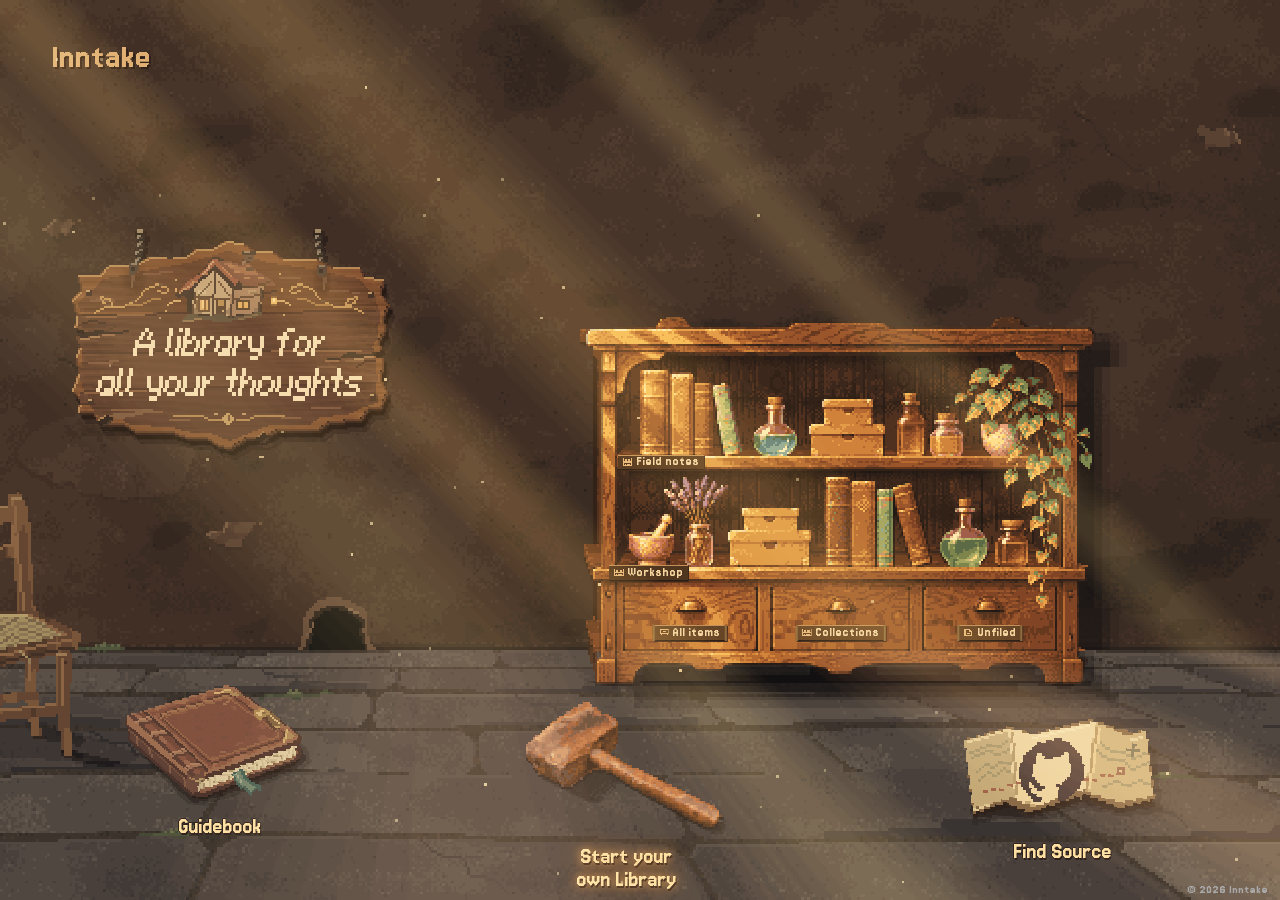
<file: index.html>
<!doctype html>
<html lang="en">
<head>
  <meta charset="utf-8">
  <meta name="viewport" content="width=device-width, initial-scale=1">
  <meta name="theme-color" content="#251c18">
  <meta name="description" content="A library for all your thoughts">
  <meta http-equiv="Content-Security-Policy" content="default-src 'self'; img-src 'self'; object-src 'none'; base-uri 'none'">
  <title>Inntake</title>
  <link rel="stylesheet" href="./app/navigation.css">
  <script src="./app/navigation.js"></script>
  <link rel="preload" as="image" href="./assets/mallet.png">
  <link rel="icon" href="./assets/icon-192.png">
  <link rel="stylesheet" href="./style.css?v=room-scale">
  <link rel="stylesheet" href="./guidebook.css?v=opening">
  <link rel="stylesheet" href="./drawer.css?v=inventory">
  <script src="./motion.js?v=default-on" defer></script>
  <script src="./wall-art.js?v=mallet-ready" defer></script>
  <script src="./drag.js?v=live-shelves" defer></script>
  <script src="./room-surfaces.js?v=opening1" defer></script>
  <script src="./sunlight.js?v=dust2" defer></script>
  <script src="./cabinet-depth.js?v=portrait" defer></script>
  <script src="./inspect-art.js?v=drawer5" defer></script>
  <script src="./room-fly.js?v=sunlit" defer></script>
  <script src="./drawer-finds.js?v=1" defer></script>
  <script src="./drawer-art.js?v=opening1" defer></script>
  <script src="./inspector.js?v=room-return" defer></script>
  <script src="./shelf.js?v=live-shelves" defer></script>
</head>
<body>
  <main class="room">
    <canvas class="wall" aria-hidden="true"></canvas>
    <p class="wordmark">Inntake</p>
    <canvas class="sunlight" aria-hidden="true"></canvas>
    <canvas class="room-veil" aria-hidden="true"></canvas>
    <div class="picture-space">
      <figure class="picture">
        <h1>A library for all your thoughts</h1>
        <canvas class="wall-painting" width="160" height="112" aria-hidden="true"></canvas>
      </figure>
    </div>
    <div class="cabinet-space">
      <div class="cabinet">
        <noscript><img class="scene-art" src="./assets/shelf.png" alt="A wooden cabinet with two shelves of books, bottles and plants" width="1536" height="1024"></noscript>
        <canvas class="shelf-scene" aria-hidden="true" hidden></canvas>
        <p id="shelf-help" class="visually-hidden">Hover or focus an object to see its name. Click or tap it to look inside. Drag it onto another object to trade places. Drop it on bare wood to place it on that shelf. A drawer stores it until you open the drawer and return it. With a keyboard, use Alt and an arrow key to move an object, or H to put it in the Unfiled drawer.</p>
        <p class="shelf-tip" hidden>Shift items in your collection around.</p>
        <div class="nameplates" aria-hidden="true"></div>
        <div class="shelf-controls" role="group" aria-label="Explore the shelves" aria-describedby="shelf-help"></div>
        <div class="tag" aria-hidden="true" hidden><canvas width="9" height="9"></canvas><span></span></div>
        <p class="visually-hidden" role="status" id="shelf-status"></p>
      </div>
    </div>
    <nav class="bench" aria-label="On the floor">
      <button class="floor-object guide-opener" type="button" aria-haspopup="dialog" aria-controls="guidebook">
        <canvas class="grimoire" width="80" height="48" aria-hidden="true"></canvas><span>Guidebook</span>
      </button>
      <a class="floor-object library-entry" href="./app/" aria-haspopup="dialog" aria-label="Start your own Library">
        <canvas class="mallet" width="80" height="48" aria-hidden="true"></canvas>
        <span>Start your own Library</span>
      </a>
      <button class="floor-object repo-entry" type="button" aria-haspopup="dialog" data-repository="https://github.com/evrenucar/inntake-site">
        <canvas class="repo-map" width="80" height="48" aria-hidden="true"></canvas><span>Find Source</span>
      </button>
    </nav>
  </main>
  <canvas class="room-intro" aria-hidden="true"></canvas>
  <footer class="colophon"><small>© 2026 Inntake</small></footer>
  <dialog class="guidebook" id="guidebook" aria-labelledby="guide-title">
    <canvas class="guide-art" aria-hidden="true"></canvas>
    <div class="book-spread">
      <section class="book-page">
        <h2 id="guide-title" tabindex="-1">Guidebook</h2>
        <div data-spread="0">
          <h3>Save a link</h3>
          <p>Pick up the mallet and choose <strong>Start your own Library</strong>. Paste a link into your library to keep it on this device.</p>
        </div>
        <div data-spread="1" hidden>
          <h3>Explore the room</h3>
          <p>Pick up a bottle, open a book, or look inside a box. Click the darkened room to put the object back.</p>
        </div>
      </section>
      <section class="book-page">
        <div data-spread="0">
          <h3>Find it again</h3>
          <p>Every saved link lives in <strong>All items</strong>. Use collections to keep related links together.</p>
        </div>
        <div data-spread="1" hidden>
          <h3>Arrange a shelf</h3>
          <p>Drag an object onto another to trade places. Drop it on bare wood to place it on that shelf. A drawer can hold it until you bring it back.</p>
          <details><summary>Keyboard controls</summary><p>Press Enter to inspect. Use Alt and an arrow key to shift an object, or H to put it in the Unfiled drawer.</p></details>
        </div>
        <button type="button" class="book-close" data-dismiss>Close book</button>
      </section>
    </div>
    <nav class="book-navigation" aria-label="Guidebook pages"><button class="book-prev" type="button">Previous</button><span class="folio" aria-live="polite">1 – 2</span><button class="book-next" type="button">Next</button></nav>
  </dialog>
  <dialog class="inspect-dialog" aria-labelledby="inspect-title">
    <button type="button" class="inspect-close" aria-label="Back to the room" data-dismiss>×</button>
    <h2 id="inspect-title" tabindex="-1"></h2>
    <div class="inspect-stage"><button class="inspect-art" type="button" aria-label="Explore object"><canvas aria-hidden="true"></canvas></button></div>
    <p class="inspect-note" aria-live="polite"></p>
    <div class="inspect-actions">
      <button class="inspect-interact" type="button"></button>
      <a class="inspect-link" hidden></a>
      <button class="inspect-tuck" type="button" hidden>Put in Unfiled drawer</button>
    </div>
  </dialog>
  <dialog class="storage-dialog" aria-labelledby="storage-title">
    <button type="button" class="inspect-close" aria-label="Back to the room" data-dismiss>×</button>
    <h2 id="storage-title" tabindex="-1"></h2>
    <div class="drawer-stage">
      <canvas aria-hidden="true" width="320" height="190"></canvas>
      <div class="drawer-contents" role="group" aria-labelledby="storage-title"></div>
    </div>
    <p class="drawer-note"></p>
  </dialog>
</body>
</html>
</file>
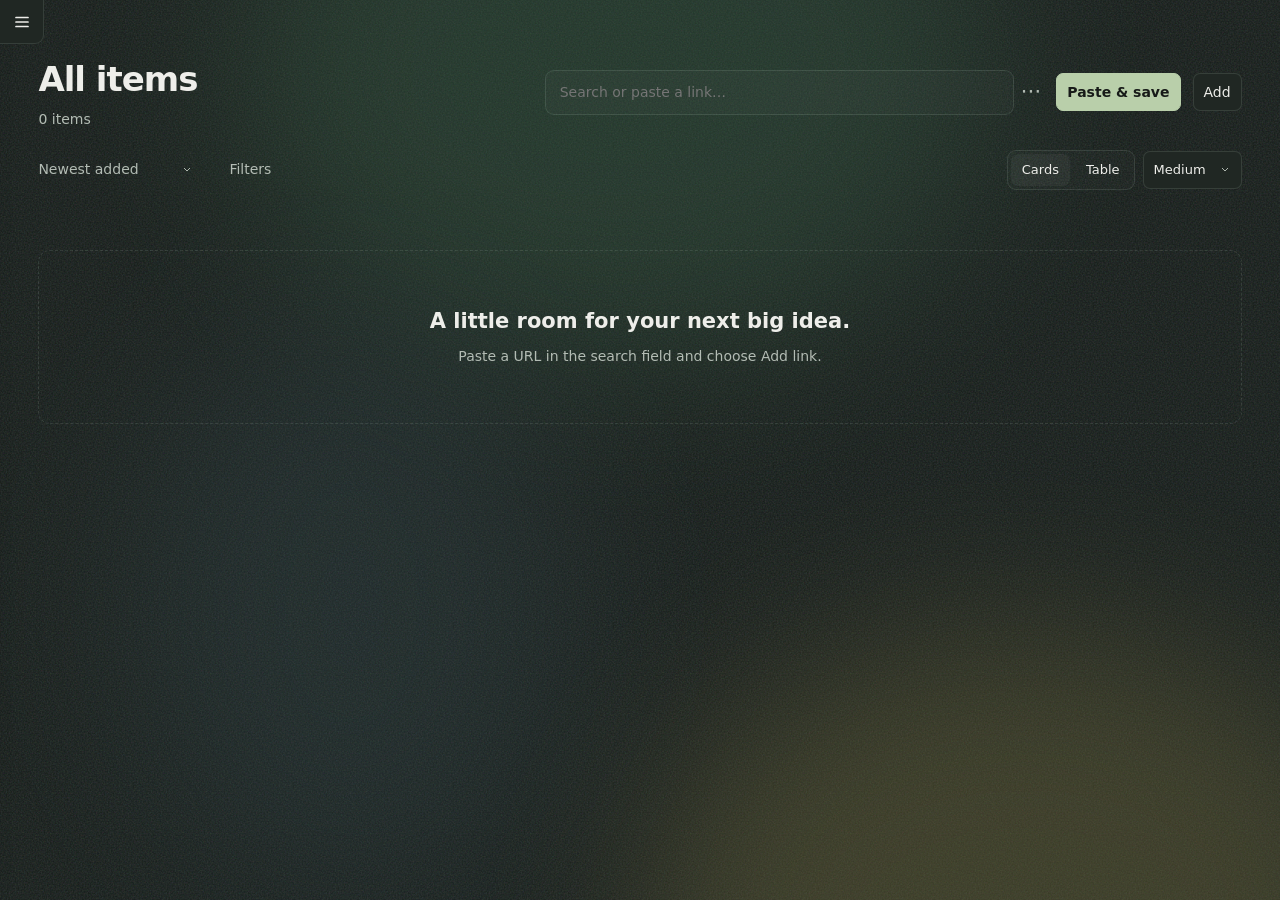
<file: app/index.html>
<!doctype html>
<html lang="en" data-inn-page="library" data-browser-local>
<head>
  <meta charset="utf-8">
  <meta name="viewport" content="width=device-width, initial-scale=1">
  <title>Reference library</title>
  <link rel="stylesheet" href="./navigation.css">
  <script src="./navigation.js"></script>
  <meta name="theme-color" content="#1b1b1a">
  <meta name="description" content="Save links and notes in your own Inntake library.">
  <meta name="referrer" content="strict-origin-when-cross-origin">
  <meta http-equiv="Content-Security-Policy" content="default-src 'self'; connect-src 'self' blob: https://www.youtube.com/oembed https://www.reddit.com/oembed https://api.github.com; style-src 'self' 'unsafe-inline'; img-src 'self' data: blob: https:; font-src 'self' data:; frame-src https://www.youtube.com; object-src 'none'; base-uri 'none'; form-action 'none'">
  <style>#settings-open[data-sync-attention="true"]::after { content: ""; display:inline-block; width:0.45em; height:0.45em; margin-left:0.35em; border-radius:50%; background:var(--accent); }
    #github-sync-panel .check { display:flex; align-items:center; gap:10px; min-height:44px; color:var(--ink); cursor:pointer; }
    #github-sync-panel .check input { appearance:auto; width:20px; height:20px; flex:none; margin:0; padding:0; accent-color:var(--accent); }
  </style>
  <link rel="icon" href="./icon-192.png">
  <link rel="apple-touch-icon" href="./icon-192.png">
  <link rel="manifest" href="./manifest.webmanifest">
  <style>
    :root { color-scheme: dark; --background: #1b1b1a; --card: #242423; --ink: #eeeeea; --muted: #aaa9a2; --line: #3b3b37; }
    * { box-sizing: border-box; }
    body { margin: 0; background: var(--background); color: var(--ink); font: 15px/1.5 system-ui, sans-serif; }
    main { max-width: 1500px; margin: auto; padding: 36px 28px; }
    h1 { font-size: 21px; font-weight: 600; margin: 0; letter-spacing: -.5px; }
    #count-line { margin: 3px 0 0; color: var(--muted); font-size: 13px; }
    input { width: min(340px, 100%); border: 1px solid var(--line); border-radius: 9px; padding: 11px 14px; font: inherit; background: var(--card); color: var(--ink); }
    :focus-visible { outline: 2px solid var(--ink); outline-offset: 4px; }
    #cards { display: grid; grid-template-columns: repeat(auto-fit, minmax(min(280px, 100%), 1fr)); column-gap: 16px; grid-auto-rows: 1px; align-items: start; }
    .card { width: 100%; margin: 0; padding: 20px; border: 1px solid var(--line); border-radius: 12px; background: var(--card); }
    a { color: inherit; text-decoration: none; }
    .card:hover { border-color: var(--muted); }
    .card:focus-visible { outline-offset: -3px; }
    .source { display: flex; justify-content: space-between; gap: 10px; color: var(--muted); font-size: 11px; margin-bottom: 12px; }
    .source-label { min-width: 0; overflow: hidden; text-overflow: ellipsis; white-space: nowrap; }
    h2 { margin: 0 0 10px; font-size: 17px; line-height: 1.4; font-weight: 600; overflow-wrap: anywhere; }
    .summary { margin: 0; color: var(--muted); font-size: 13px; }
    .tags { display: flex; flex-wrap: wrap; gap: 5px; margin-top: 16px; }
    .tag { border: 1px solid var(--line); border-radius: 5px; padding: 2px 6px; font-size: 11px; color: var(--muted); }
    .photo { display: block; width: calc(100% + 40px); height: auto; margin: -20px -20px 18px; border-radius: 11px 11px 0 0; }
    .note { margin: 12px 0 0; padding-left: 12px; border-left: 2px solid var(--line); font-size: 13px; }
    .status { margin: 15px 0 0; color: var(--muted); font-size: 11px; }
    #empty { color: var(--muted); padding: 36px 0; }
    @media (max-width: 600px) { main { padding: 24px 16px; } input { width: 100%; } }
    @media (prefers-color-scheme: dark) { :root { --background: #1b1b1a; --card: #242423; --ink: #eeeeea; --muted: #aaa9a2; --line: #3b3b37; } }
    :root { --idea: #dfb52c; --consideration: #d95a55; --question: #508ed1; --todo: #4c9e6c; --resource: #9673c4; --reference: #999d9f; --bookmark: #aaa293; --project-log: #7fa29d; }
    button, select, textarea, .collection-input, #backup-download { font: inherit; color: var(--ink); background: var(--card); border: 1px solid var(--line); border-radius: 7px; padding: 8px 10px; }
    button { cursor: pointer; }
    button:hover, button[aria-pressed="true"] { border-color: var(--muted); }
    button[aria-pressed="true"] { color: var(--ink); background: var(--card); }
    button:disabled { cursor: wait; opacity: .6; }
    .toolbar, .filters { display: flex; align-items: center; gap: 8px; flex-wrap: wrap; margin-bottom: 16px; }
    .filters button { display: inline-flex; align-items: center; gap: 7px; background: transparent; font-size: 12px; }
    .dot { display: inline-block; width: 9px; height: 9px; border-radius: 50%; flex: 0 0 auto; background: var(--reference); }
    .toolbar { justify-content: space-between; margin-bottom: 24px; }
    .browse-controls, .item-actions { display: flex; align-items: center; gap: 8px; flex-wrap: wrap; }
    .card-footer, .row-meta { flex-wrap: wrap; }
    .browse-controls select { font-size: 12px; }
    #action-status { color: var(--muted); font-size: 13px; }
    .view-switch { display: flex; gap: 5px; }
    .view-switch button, #collection-filter { font-size: 12px; }
    .card { position: relative; }
    .card .photo { width: 100%; margin: 0 0 14px; border-radius: 6px; }
    .card .video-thumbnail { aspect-ratio: 16 / 9; object-fit: cover; }
    .impact-score { position: static; width: 25px; height: 25px; padding: 0; border: 1px solid #7778; border-radius: 3px; appearance: none; text-align: center; text-align-last: center; color: #171717; font-size: 11px; font-weight: 600; cursor: pointer; }
    .item-actions { flex-wrap: nowrap; gap: 5px; margin-left: auto; }
    .card-footer { display: flex; justify-content: space-between; align-items: center; gap: 8px; margin-top: 16px; }
    .card-footer-start { display: flex; align-items: center; gap: 8px; }
    .copy-link-button { display: inline-flex; align-items: center; justify-content: center; width: 25px; height: 25px; padding: 0; border: 1px solid var(--line); border-radius: 4px; background: transparent; color: var(--muted); cursor: pointer; }
    .copy-link-button svg { width: 14px; height: 14px; }
    .copy-link-button:hover:not(:disabled) { color: var(--ink); background: var(--hover); }
    .copy-link-button:disabled { opacity: .45; cursor: default; }
    .category-label { display: flex; align-items: center; gap: 6px; color: var(--muted); font-size: 11px; }
    .edit-button { padding: 3px 7px; height: 25px; font-size: 11px; white-space: nowrap; }
    .attached-note { margin: 14px 0 0; font-size: 13px; white-space: pre-wrap; overflow-wrap: anywhere; }
    h2 a:hover { text-decoration: underline; }
    #table-wrap { overflow: auto; }
    table { width: 100%; border-collapse: collapse; font-size: 13px; min-width: 760px; }
    th, td { text-align: left; padding: 14px 12px; border-bottom: 1px solid var(--line); vertical-align: top; white-space: pre-wrap; overflow-wrap: anywhere; }
    th { color: var(--muted); font-size: 12px; font-weight: 500; }
    td { min-width: 140px; max-width: 360px; }
    td:first-child { min-width: 220px; }
    td a:hover { text-decoration: underline; }
    .row-meta { margin-top: 8px; display: flex; align-items: center; gap: 8px; color: var(--muted); font-size: 11px; }
    :root { --editor-width: 380px; }
    body.editor-open { padding-right: var(--editor-width); }
    #editor { position: fixed; top: 0; bottom: 0; right: 0; width: var(--editor-width); overflow: auto; padding: 24px; border-left: 1px solid var(--line); background: var(--card); color: var(--ink); z-index: 10; }
    #editor h2 { padding-right: 35px; }
    #editor-divider { position: absolute; top: 0; bottom: 0; left: 0; width: 8px; cursor: col-resize; touch-action: none; z-index: 11; }
    #editor-divider:hover, #editor-divider:focus-visible { background: var(--line); }
    @media (max-width: 600px) { body.editor-open { padding-right: 0; } #editor { width: min(var(--editor-width), 100vw); } }
    .close { float: right; padding: 2px 9px; font-size: 20px; }
    .field { display: block; font-size: 12px; margin-top: 16px; }
    .field input, .field select, .field textarea { display: block; width: 100%; margin-top: 6px; }
    textarea { resize: vertical; min-height: 70px; }
    #edit-notes { min-height: 130px; }
    .dialog-footer { display: flex; align-items: center; gap: 14px; margin-top: 20px; }
    #save-status { color: var(--muted); font-size: 12px; }
    .header-actions { display: flex; align-items: center; gap: 10px; }
    .header-actions input { min-width: 160px; }
    .header-actions button { font-size: 12px; }
    .hint { margin: 8px 0 0; color: var(--muted); font-size: 12px; }
    .check { display: inline-flex; align-items: center; gap: 7px; color: var(--muted); font-size: 12px; }
    .check input { width: 15px; height: 15px; accent-color: #dfb52c; }
    .core-badge { border: 1px solid #dfb52c55; border-radius: 4px; padding: 1px 5px; color: #dfc361; font-size: 10px; margin-left: 5px; }
    #empty { margin: 38px 0; padding: 56px 24px; text-align: center; border: 1px dashed var(--line); border-radius: 12px; }
    #empty h2 { color: var(--ink); font-size: 21px; }
    #empty p { max-width: 440px; margin: 10px auto 0; font-size: 14px; }
    .dialog-footer { flex-wrap: wrap; gap: 9px; }
    .secondary-action { font-size: 12px; background: transparent; }
    #entry-link { display: inline-block; margin-top: 8px; color: var(--muted); text-decoration: underline; font-size: 12px; }
    #catalog-warning { color: #e5c179; font-size: 12px; white-space: pre-wrap; }
    .attached-note { max-height: 180px; overflow: auto; }
    .note-label { display: block; color: var(--muted); font-size: 11px; margin-bottom: 4px; }
    .card { cursor: pointer; }
    .card-title { border: 0; padding: 0; background: transparent; text-align: left; font: inherit; line-height: inherit; width: 100%; }
    .card-title:hover { color: #fff; text-decoration: underline; }
    .card-media { position: relative; margin-bottom: 16px; min-height: 150px; background: #151515; border-radius: 7px; overflow: hidden; }
    .card .card-media .photo { margin: 0; border-radius: 0; }
    .external-link { display: inline-flex; align-items: center; justify-content: center; width: 28px; height: 28px; border: 1px solid var(--line); border-radius: 6px; font-size: 18px; }
    .media-external { position: absolute; right: 9px; top: 9px; background: #191919e8; color: white; }
    .media-play { position: absolute; bottom: 10px; left: 10px; background: #191919ed; color: white; border-color: #ffffff55; font-size: 12px; min-height: 34px; }
    .context-copy { display: inline-flex; align-items: center; justify-content: center; width: 30px; height: 30px; padding: 0; border-radius: 6px; font-size: 18px; }
    .media-copy { position: absolute; bottom: 10px; right: 10px; color: white; background: #191919ed; border-color: #ffffff55; }
    .card-copy { float: right; margin: 2px 0 10px 10px; color: var(--muted); }
    .player-stop, .player-fullscreen { position: absolute; top: 9px; background: #191919ed; color: white; width: 28px; height: 28px; padding: 0; border-radius: 6px; font-size: 18px; }
    .player-stop { left: 9px; }
    .player-fullscreen { right: 44px; }
    .card-media.playing { cursor: default; }
    .card-media.playing .inline-video { display: block; min-height: 210px; margin: 0; border-radius: 0; }
    .card-media:fullscreen { display: grid; place-items: center; width: 100vw; height: 100vh; margin: 0; border-radius: 0; }
    .card-media:fullscreen .inline-video { width: 100%; height: 100%; aspect-ratio: auto; }
    html.video-expanded { overflow: hidden; }
    #cards .card-media.viewport-player {
      position: fixed; z-index: 100; inset: 0; box-sizing: border-box;
      display: grid; grid-template-columns: 1fr auto; grid-template-rows: auto minmax(0,1fr);
      width: 100%; height: 100vh; height: 100dvh; max-width: none; max-height: none;
      margin: 0; border: 0; border-radius: 0; background: #000;
      padding: env(safe-area-inset-top) env(safe-area-inset-right) env(safe-area-inset-bottom) env(safe-area-inset-left);
    }
    .viewport-player .inline-video { grid-area: 2 / 1 / 3 / 3; width: 100%; height: 100%; min-height: 0; }
    .viewport-player .player-stop { display: none; }
    .viewport-player :is(.player-fullscreen, .media-external) { position: static; margin: 4px; min-width: 44px; min-height: 44px; }
    .viewport-player .media-external { grid-area: 1 / 1; justify-self: start; }
    .viewport-player .player-fullscreen { grid-area: 1 / 2; width: auto; padding: 0 12px; font-size: 14px; }
    .source { align-items: center; }
    .source .external-link { flex: none; margin-left: auto; }
    .compact-note { display: -webkit-box; -webkit-line-clamp: 3; -webkit-box-orient: vertical; overflow: hidden; max-height: 100px; }
    .summary { display: -webkit-box; -webkit-line-clamp: 4; -webkit-box-orient: vertical; overflow: hidden; }
    .collection-tag { color: #dfdcd0; }
    .panel-tabs { display: flex; gap: 6px; margin: 20px 0; }
    .panel-tabs button { font-size: 13px; }
    #entry-media { margin-top: 18px; }
    .inline-video { border: 0; width: 100%; aspect-ratio: 16/9; min-height: 200px; border-radius: 7px; background: black; }
    #entry-overview { font-size: 13px; overflow-wrap: anywhere; }
    #entry-overview h3 { font-size: 12px; font-weight: 600; color: #e4dfcc; margin: 24px 0 8px; }
    #entry-overview p { white-space: pre-wrap; color: var(--muted); margin: 0 0 12px; }
    .source-links a { display: block; text-decoration: underline; color: var(--muted); margin: 8px 0; }
    #entry-overview ul { padding-left: 18px; color: var(--muted); }
    #entry-overview li { margin: 7px 0; }
    #entry-overview a, .inline-entry-link { text-decoration: underline; color: #dfdcd0; }
    .inline-entry-link { border: 0; padding: 0; background: transparent; font: inherit; text-align: left; }
    .collection-chip { display: inline-flex; align-items: center; gap: 8px; white-space: nowrap; font-size: 12px; background: transparent; }
    .collection-icon { display: inline-block; width: 17px; height: 17px; flex: 0 0 auto; vertical-align: -3px; }
    .collection-tag { display: inline-flex; align-items: center; gap: 5px; }
    #icon-dialog { width: min(440px, calc(100vw - 32px)); background: var(--card); color: var(--ink); border: 1px solid var(--line); border-radius: 14px; padding: 24px; }
    #icon-dialog::backdrop { background: #0009; }
    #icon-options { display: grid; grid-template-columns: repeat(6, 1fr); gap: 7px; margin: 18px 0; }
    #icon-options button { height: 42px; display: flex; justify-content: center; align-items: center; }
    #icon-options button[aria-pressed="true"] { border-color: #dfc361; background: #dfc36118; }
    #icon-preview { display: inline-flex; align-items: center; justify-content: center; width: 42px; height: 42px; border: 1px solid var(--line); border-radius: 9px; margin-top: 12px; font-size: 22px; }
    #icon-preview svg { width: 25px; height: 25px; }
    #icon-status { font-size: 12px; color: var(--muted); }
    #entry-collection-label { display: flex; align-items: center; gap: 7px; color: var(--muted); font-size: 12px; margin: 8px 0; }
    .drag-handle { border: 0; padding: 0 5px; background: transparent; color: var(--muted); cursor: grab; touch-action: none; }
    body.dragging-card { user-select: none; cursor: grabbing; }
    .card-actions-menu { position: relative; margin-left: auto; }
    .card-actions-menu summary { cursor: pointer; list-style: none; border: 1px solid var(--line); border-radius: 5px; padding: 0 8px; font-size: 18px; }
    .card-actions-menu > div { position: fixed; width: max-content; min-width: min(170px, var(--action-menu-space, calc(100vw - 16px))); max-width: min(260px, var(--action-menu-space, calc(100vw - 16px))); background: var(--card); border: 1px solid var(--line); border-radius: 8px; padding: 6px; z-index: 8; box-shadow: 0 5px 18px #0007; }
    :is(.card-actions-menu, .collection-menu):not([open]) > div { display: none; }
    :is(.card-actions-menu, .collection-menu) > div { visibility: hidden; overflow-y: auto; overscroll-behavior: contain; }
    :is(.card-actions-menu, .collection-menu)[open] > div[data-menu-positioned] { visibility: visible; }
    .card-actions-menu button { display: block; width: 100%; text-align: left; border: 0; padding: 8px; background: transparent; font-size: 12px; overflow-wrap: anywhere; }
    .card-actions-menu button:hover { background: #ffffff08; }
    .delete-action { color: #ffb4ac; }
    #collection-breadcrumbs { display: flex; gap: 7px; align-items: center; flex-wrap: wrap; font-size: 12px; }
    #collection-breadcrumbs button { border: 0; padding: 3px; background: transparent; font-size: 12px; }
    #collection-dialog, #move-dialog, #settings-dialog, #capture-dialog, #link-playlist-dialog { width: min(440px, calc(100vw - 32px)); background: var(--card); color: var(--ink); border: 1px solid var(--line); border-radius: 14px; padding: 24px; }
    #collection-dialog::backdrop, #move-dialog::backdrop, #settings-dialog::backdrop, #link-playlist-dialog::backdrop { background: #0009; }
    #settings-dialog { padding-top: 0; }
    .settings-heading { position: sticky; top: 0; z-index: 1; display: flex; align-items: center; justify-content: space-between; gap: 12px; padding-block: 16px; background: var(--card); }
    #settings-title { margin: 0; outline: none; }
    #settings-close { display: grid; place-items: center; flex: 0 0 44px; height: 44px; padding: 0; user-select: none; }
    #settings-close svg { pointer-events: none; }
    #settings-dialog p { line-height: 1.6; }
    #settings-dialog .hint { font-size: 13px; }
    #link-playlist-form input { font-size: 16px; }
    #link-playlist-form button { min-height: 44px; }
    #linked-playlists { display: flex; flex: 0 1 auto; flex-wrap: wrap; gap: 6px; min-width: 0; list-style: none; padding: 0; margin: 0; }
    #linked-playlists li { min-width: 0; max-width: 100%; }
    #linked-playlists summary { display: flex; gap: 6px; width: auto; height: auto; min-height: 44px; padding: 0 9px; border: 1px solid var(--line); border-radius: 8px; color: var(--ink); font-size: 13px; }
    .playlist-name { min-width: 0; overflow: hidden; text-overflow: ellipsis; white-space: nowrap; }
    .playlist-size { color: var(--muted); font-variant-numeric: tabular-nums; }
    #linked-playlists .collection-menu-options a { display: block; padding: 10px; border-radius: 6px; font-size: 14px; overflow-wrap: anywhere; }
    #linked-playlists .collection-menu-options a:hover { background: #ffffff0a; }
    #backup-download { display: inline-flex; align-items: center; min-height: 44px; }
    #backup-download:hover { border-color: var(--muted); }
    .settings-sections { display: grid; gap: 12px; margin-top: 16px; }
    .settings-sections summary { min-height: 44px; padding: 10px 0; align-content: center; font: inherit; color: var(--ink); cursor: pointer; }
    .settings-sections summary:focus-visible, #settings-report a:focus-visible { outline: 2px solid var(--accent); outline-offset: 2px; }
    #settings-report a { display: inline-flex; align-items: center; min-height: 44px; color: var(--ink); text-decoration: underline; text-underline-offset: 3px; }
    #backup-status:empty { margin: 0; }
    .collection-count { font-size: 11px; color: var(--muted); margin-left: 3px; font-variant-numeric: tabular-nums; }
    #edit-collections { display: flex; flex-direction: column; gap: 10px; margin-top: 10px; max-height: 210px; overflow: auto; }
    #entry-collection-label { flex-wrap: wrap; }
    :root { --accent: #b9cfaa; --glow-a: #345540; --glow-b: #52552c; --glow-c: #343c55; --background: #141b18; --card: #202723; --line: #c5d6ca22; --muted: #b3bcb4; }
    body { font-size: 16px; isolation: isolate; }
    .ambient { position: fixed; inset: 0; z-index: 0; overflow: hidden; pointer-events: none; }
    .ambient div { position: absolute; width: 60vw; height: 65vh; border-radius: 50%; filter: blur(85px); opacity: .46; animation: drift 16s ease-in-out infinite alternate; }
    .ambient div:nth-child(1) { background: var(--glow-a); top: -25%; left: 18%; }
    .ambient div:nth-child(2) { background: var(--glow-b); bottom: -35%; right: -10%; animation-delay: -5s; }
    .ambient div:nth-child(3) { background: var(--glow-c); top: 35%; left: 10%; width: 35vw; animation-delay: -10s; opacity: .30; }
    @keyframes drift { from { transform: translate(-18%, -16%) scale(.85); } to { transform: translate(22%, 22%) scale(1.22); } }
    body.still-background > .ambient div { animation: none; }
    @media (prefers-reduced-motion: reduce) { body:not(.motion-explicit) > .ambient div, #theme-preview:not(.motion-explicit) .ambient div { animation: none !important; } }
    .library-layout { position: relative; z-index: 1; display: grid; grid-template-columns: var(--navigation-width, 280px) minmax(0, 1fr); min-height: 100dvh; }
    #shared-collections { max-height: 18dvh; overflow: auto; }
    #shared-collections a { display: flex; gap: 8px; align-items: center; color: var(--ink); font-size: 14px; padding: 6px 8px; text-decoration: none; overflow-wrap: anywhere; }
    #shared-collections a:hover { text-decoration: underline; }
    #library-sidebar { position: sticky; top: 0; height: 100dvh; min-height: 0; display: flex; flex-direction: column; padding: 30px 16px 18px; background: #131915db; border-right: 1px solid var(--line); z-index: 5; }
    .sidebar-brand-row { display: flex; align-items: center; min-height: 44px; flex-shrink: 0; margin-inline-start: 36px; }
    .library-brand { display: block; min-width: 0; overflow: hidden; text-overflow: ellipsis; white-space: nowrap; font-size: 18px; font-weight: 650; letter-spacing: -.5px; }
    .library-brand span { display: block; color: var(--muted); font-weight: 400; font-size: 13px; margin-top: 5px; letter-spacing: 0; }
    .sidebar-heading { display: flex; align-items: center; justify-content: space-between; padding: 0 8px 4px; }
    .sidebar-heading h2 { font-size: 12px; text-transform: uppercase; letter-spacing: 1.4px; color: var(--muted); margin: 0; }
    #collection-new { display: grid; place-items: center; flex: 0 0 44px; width: 44px; height: 44px; border: 0; padding: 0; background: transparent; color: var(--muted); }
    #collection-tree { position: static; min-width: 0; max-width: none; max-height: none; flex: 1; overflow: auto; scrollbar-width: thin; border: 0; box-shadow: none; border-radius: 0; padding: 0 2px; background: transparent; }
    #collection-tree ul { padding: 0; margin: 0; list-style: none; }
    #collection-tree ul ul { padding-left: 5px; margin-left: 7px; border-left: 1px solid var(--line); }
    .collection-row { display: flex; align-items: center; border-radius: 9px; position: relative; margin-bottom: 3px; min-width: 0; }
    .collection-row.selected { background: #d7ebce10; }
    .collection-row.selected > .collection-chip::before {
      content: ''; position: absolute; inset-block: 6px; inset-inline-start: 1px;
      inline-size: 3px; border-radius: 999px; background: var(--accent); pointer-events: none;
    }
    .all-items-row { flex-shrink: 0; border-bottom: 1px solid var(--line); margin-bottom: 7px; }
    #collection-tree .collection-row > .collection-chip { display: flex; align-items: center; text-align: left; min-width: 0; flex: 1; padding: 9px 5px; font-size: 14px; line-height: 1.35; border: 0; border-radius: 8px; background: transparent; gap: 9px; white-space: normal; }
    #collection-tree .collection-row > .collection-chip:hover { background: #ffffff06; }
    .collection-name { flex: 1; min-width: 0; overflow: hidden; text-overflow: ellipsis; white-space: nowrap; }
    .collection-icon { width: 17px; height: 17px; flex-shrink: 0; }
    .collection-count { font-size: 11px; min-width: 14px; text-align: right; margin-left: auto; color: var(--muted); flex-shrink: 0; }
    .collection-pin { font-size: 11px; color: var(--accent); }
    .collection-menu { position: relative; flex: 0 0 auto; }
    .collection-menu summary { display: flex; align-items: center; justify-content: center; list-style: none; width: 22px; height: 30px; border: 0; border-radius: 6px; cursor: pointer; font-size: 21px; color: var(--muted); }
    summary::-webkit-details-marker { display: none; }
    .collection-row .collection-menu summary { opacity: 0; }
    .collection-row:hover .collection-menu summary, .collection-row:focus-within .collection-menu summary, .collection-menu[open] summary { opacity: 1; }
    .collection-menu > .collection-menu-options { position: fixed; z-index: 30; width: 210px; max-width: var(--action-menu-space, calc(100vw - 16px)); padding: 6px; background: var(--card); border: 1px solid var(--line); border-radius: 12px; box-shadow: 0 12px 35px #0008; }
    #collection-tree .collection-menu-options button, .collection-menu-options button { display: block; width: 100%; border: 0; background: transparent; padding: 10px; border-radius: 6px; font-size: 14px; text-align: left; }
    .collection-menu-options button:hover { background: #ffffff0a; }
    .sidebar-footer { padding: 14px 9px 0; border-top: 1px solid var(--line); margin-top: 16px; }
    .sidebar-footer p { font-size: 12px; color: var(--muted); line-height: 1.7; margin: 0 0 14px; }
    .sidebar-footer button { border: 0; padding: 5px 0; background: transparent; font-size: 14px; color: var(--muted); }
    #settings-open { display: inline-flex; align-items: center; gap: 6px; }
    #settings-open .settings-glyph { display: block; flex: none; width: 16px; height: 16px; }
    main { width: 100%; max-width: 1700px; min-width: 0; padding: 36px clamp(22px, 3vw, 48px); margin: 0 auto; }
    h1 { font-size: clamp(25px, 2.7vw, 34px); letter-spacing: -1px; }
    #count-line { font-size: 14px; margin-top: 6px; }
    #sync-indicator { display:inline-flex; align-items:center; gap:5px; margin-inline-start:12px; font:inherit; font-size:12px; white-space:nowrap; }
    #sync-indicator[hidden] { display:none; }
    #sync-indicator::before { content:""; width:6px; height:6px; border-radius:50%; background:currentColor; }
    #sync-indicator[data-state="synced"]::before { background:var(--accent); }
    .page-heading { min-width: 0; }
    #collection-breadcrumbs { font-size: 13px; margin-bottom: 8px; color: var(--muted); }
    #collection-breadcrumbs:empty { display: none; }
    #collection-breadcrumbs button { font-size: 13px; }
    #view-title { display: flex; gap: 12px; align-items: center; overflow-wrap: anywhere; }
    #view-title .collection-icon { width: 26px; height: 26px; }
    .header-actions { gap: 14px; }
    .header-actions input { background: #ffffff05; width: min(300px, 24vw); font-size: 14px; padding: 11px 14px; }
    .toolbar { gap: 6px 14px; margin-bottom: 22px; }
    .browse-controls { gap: 14px; }
    .browse-controls > select { border: 0; background-color: transparent; padding-left: 0; font-size: 14px; color: var(--muted); }
    select:not(.impact-score) { appearance: none; padding-right: 30px; background-image: url("data:image/svg+xml,%3Csvg xmlns='http://www.w3.org/2000/svg' width='12' height='12' fill='none' stroke='%23aeb6ae'%3E%3Cpath d='m3 4 3 3 3-3'/%3E%3C/svg%3E"); background-repeat: no-repeat; background-position: right 10px center; }
    select option { background: var(--card); color: var(--ink); }
    .browse-options { position: relative; }
    .browse-options > summary { cursor: pointer; list-style: none; font-size: 14px; color: var(--muted); padding: 8px 12px; border-radius: 8px; }
    .browse-options[open] > summary, .browse-options > summary:hover { background: #ffffff08; color: var(--ink); }
    .filter-panel { position: fixed; z-index: 8; width: min(345px, calc(100vw - 40px)); max-height: calc(100dvh - 32px); overflow: auto; background: var(--card); border: 1px solid var(--line); padding: 20px; border-radius: 14px; box-shadow: 0 12px 40px #0006; }
    .filter-heading { font-size: 13px; color: var(--muted); margin: 0 0 12px; }
    .filters { gap: 6px; }
    .filters button { font-size: 13px; padding: 7px 9px; }
    .filter-panel .field, .filter-panel .check { font-size: 14px; }
    #clear-filters { margin-top: 20px; }
    .view-switch { background: #ffffff04; padding: 3px; border: 1px solid var(--line); border-radius: 9px; }
    .view-switch button { border: 0; background: transparent; font-size: 13px; padding: 6px 11px; }
    .view-switch button[aria-pressed="true"] { background: #ffffff0b; }
    #cards { grid-template-columns: repeat(auto-fill, minmax(min(290px, 100%), 1fr)); gap: 0 20px; }
    .card { background: color-mix(in srgb, var(--card) 92%, transparent); border-radius: 15px; padding: 20px; }
    .card:hover { border-color: #d4e2ce55; }
    h2 { font-size: 18px; line-height: 1.4; }
    .summary { font-size: 14px; line-height: 1.65; display: -webkit-box; -webkit-line-clamp: 4; -webkit-box-orient: vertical; overflow: hidden; }
    .source, .tag, .category-label, .note-label { font-size: 12px; }
    .tags { margin-top: 14px; gap: 6px; }
    .tag { background: #ffffff03; border: 0; padding: 3px 7px; }
    .collection-tag { cursor: pointer; }
    .card-footer { margin-top: 20px; }
    .card-actions-menu summary { font-size: 21px; }
    .attached-note { font-size: 14px; max-height: 110px; }
    #remove-drop { padding: 18px 12px; margin-top: 12px; font-size: 14px; border: 1px dashed var(--accent); border-radius: 10px; text-align: center; }
    #remove-drop span { display: block; font-size: 12px; color: var(--muted); margin-top: 4px; }
    body.dragging-card .collection-row { outline: 1px dashed #b8c9af55; outline-offset: -1px; }
    body.dragging-card #collection-tree button { border: 0; }
    .drop-target { outline: 2px solid var(--accent) !important; background: #d4e2ce15 !important; }
    #drag-feedback { position: fixed; top: 0; left: 0; z-index: 40; pointer-events: none; width: max-content; max-width: min(260px, 68vw); padding: 8px 12px; border: 1px solid var(--accent); background: var(--card); color: var(--ink); border-radius: 9px; box-shadow: 0 6px 16px #0006; font-size: 13px; }
    #drag-feedback:not([hidden]) { display: flex; align-items: center; gap: 8px; }
    #drag-feedback > img { flex: none; width: 34px; height: 34px; margin: 0; object-fit: cover; border-radius: 4px; }
    #drag-feedback .drag-caption { min-width: 0; }
    #drag-feedback :is(strong,small) { display: block; overflow: hidden; text-overflow: ellipsis; white-space: nowrap; }
    #drag-feedback small { color: var(--muted); }
    #action-status { position: fixed; bottom: max(16px, env(safe-area-inset-bottom)); left: 50%; transform: translateX(-50%); z-index: 20; background: var(--card); color: var(--ink); padding: 12px 16px; border: 1px solid var(--line); border-radius: 12px; box-shadow: 0 6px 30px #0007; width: max-content; max-width: calc(100vw - 30px); overflow-wrap: anywhere; }
    #theme-preview { height: 70px; border: 1px solid var(--line); border-radius: 12px; margin-top: 18px; }
    dialog .field, dialog .check, #editor .field { font-size: 14px; }
    dialog { max-height: 90dvh; overflow: auto; }
    @media (max-width: 700px) { .library-layout { display: block; } #library-sidebar { position: relative; height: auto; max-height: 48dvh; padding: 20px 16px 12px; border-right: 0; border-bottom: 1px solid var(--line); } .sidebar-heading { padding-bottom: 6px; } #collection-tree { flex: auto; overflow-y: auto; min-height: 90px; } .sidebar-footer { display: flex; align-items: center; justify-content: space-between; margin-top: 8px; padding-top: 8px; } .sidebar-footer p { margin: 0; font-size: 11px; } main { padding: 26px 18px; } .collection-row .collection-menu summary { opacity: 1; } .ambient div { width: 110vw; } }

    #collection-all { flex-shrink: 0; }
    #collection-all .collection-chip { display: flex; align-items: center; width: 100%; border: 0; background: transparent; padding: 10px 7px; text-align: left; font-size: 14px; }
    .collection-row > .collection-menu { width: 22px; }
    .collection-row { cursor: grab; touch-action: pan-y; }
    body.dragging-collection { user-select: none; cursor: grabbing; }
    :is(.card,.collection-row).drag-source { opacity: .38; }
    .collection-row.folder-inside { outline: 2px solid var(--accent); background: #ffffff0c; }
    .collection-row.folder-before::before, .collection-row.folder-after::after { content: ''; position: absolute; height: 3px; left: 0; right: 0; background: var(--accent); border-radius: 2px; z-index: 4; }
    .collection-row.folder-before::before { top: -2px; } .collection-row.folder-after::after { bottom: -2px; }
    .collection-row .collection-icon { cursor: grab; touch-action: none; }
    #card-size { font-size: 13px; padding: 8px 28px 8px 10px; max-width: 108px; }
    .view-controls { display: flex; align-items: center; gap: 8px; flex-wrap: wrap; }
    body[data-card-size="compact"] #cards { grid-template-columns: repeat(auto-fill, minmax(min(185px, 100%), 1fr)); column-gap: 12px; }
    body[data-card-size="compact"] .card { padding: 12px; border-radius: 11px; }
    body[data-card-size="compact"] .card h2 { font-size: 15px; margin-bottom: 7px; }
    body[data-card-size="compact"] .card .summary { font-size: 13px; line-height: 1.5; -webkit-line-clamp: 2; }
    body[data-card-size="compact"] .card .source { margin-bottom: 7px; }
    body[data-card-size="compact"] .card .tags { max-height: 28px; overflow: hidden; margin-top: 9px; }
    body[data-card-size="compact"] .card .attached-note { display: none; }
    body[data-card-size="compact"] .card .card-footer { margin-top: 10px; }
    body[data-card-size="compact"] .card .card-media { min-height: 0; margin-bottom: 10px; }
    body[data-card-size="compact"] .card .card-media:not(.playing) .photo { aspect-ratio: 16 / 9; max-height: 160px; object-fit: cover; }
    body[data-card-size="compact"] .card .media-play { min-height: 29px; padding: 3px 7px; }
    body[data-card-size="large"] #cards { grid-template-columns: repeat(auto-fill, minmax(min(370px, 100%), 1fr)); }
    body[data-card-size="large"] .card { padding: 26px; }
    body[data-card-size="large"] .card h2 { font-size: 21px; }
    body[data-card-size="large"] .summary { -webkit-line-clamp: 7; font-size: 15px; }
    #collection-dialog { width: min(500px, calc(100vw - 32px)); }
    .icon-editor { margin-top: 18px; } .icon-editor > summary { cursor: pointer; display: flex; align-items: center; gap: 10px; font-size: 14px; }
    #icon-options { grid-template-columns: repeat(7, 1fr); max-height: 180px; overflow: auto; }
    #icon-preview { margin: 0; width: 32px; height: 32px; }
    .theme-colors { display: flex; gap: 12px; margin-top: 12px; }
    .theme-colors label { font-size: 12px; color: var(--muted); flex: 1; }
    .theme-colors input { display: block; margin-top: 5px; width: 100%; height: 34px; padding: 3px; cursor: pointer; }
    #theme-preview { position: relative; overflow: hidden; }
    #theme-preview .ambient { position: absolute; z-index: 0; }
    #theme-preview .ambient div { width: 70%; height: 140%; filter: blur(22px); opacity: .65; }
    #motion-note { font-size: 12px; }
    @media (max-width: 700px) {
      #library-sidebar { max-height: 38dvh; padding: 12px 12px 7px; }
      .library-brand { font-size: 17px; } .library-brand span { display: none; }
      .sidebar-heading { padding: 0 5px 5px; }
      #collection-all { position: absolute; right: 45px; top: 9px; max-width: 145px; }
      #collection-all .collection-row { border: 0; margin: 0; }
      #collection-all .collection-chip { padding: 5px 8px; gap: 7px; }
      #collection-tree > ul { display: grid; grid-template-columns: repeat(auto-fit, minmax(min(225px, 100%), 1fr)); gap: 4px 12px; align-items: start; }
      #collection-tree .collection-row > .collection-chip { padding-top: 6px; padding-bottom: 6px; gap: 6px; }
      #collection-tree ul ul { margin-left: 5px; padding-left: 5px; }
      .sidebar-footer { margin-top: 4px; padding: 3px 5px 0; }
      .sidebar-footer p { font-size: 11px; } .sidebar-footer button { padding: 2px; font-size: 12px; }
      main { padding: 20px 12px; }
      body[data-card-size="compact"] #cards { grid-template-columns: repeat(auto-fill, minmax(min(150px, 100%), 1fr)); column-gap: 10px; }
      .ambient div { width: 120vw; }
    }
    @media (max-width: 400px) { body[data-card-size="compact"] #cards { grid-template-columns: repeat(auto-fill, minmax(min(130px, 100%), 1fr)); } }
    @media (max-width: 380px) { #collection-all { right: 35px; max-width: 110px; } #collection-all .collection-icon { display: none; } .library-brand { font-size: 15px; } }

    :root { --navigation-width: 280px; }
    #navigation-divider { position: absolute; top: 0; right: -5px; bottom: 0; width: 10px; cursor: col-resize; touch-action: none; z-index: 12; }
    #navigation-divider::after { content: ''; position: absolute; top: 0; bottom: 0; left: 4px; width: 2px; background: transparent; }
    #navigation-divider:hover::after, #navigation-divider:focus-visible::after, body.resizing-navigation #navigation-divider::after { background: var(--accent); }
    body.resizing-navigation, body.resizing-editor { user-select: none; cursor: col-resize; }
    .ambient::after { content: ''; position: absolute; inset: 0; background-repeat: repeat; background-size: 160px 160px; image-rendering: pixelated; opacity: .18; mix-blend-mode: soft-light; background-image: url("data:image/svg+xml,%3Csvg%20xmlns%3D%22http%3A%2F%2Fwww.w3.org%2F2000%2Fsvg%22%20width%3D%22128%22%20height%3D%22128%22%3E%3Cfilter%20id%3D%22grain%22%3E%3CfeTurbulence%20type%3D%22fractalNoise%22%20baseFrequency%3D%22.82%22%20numOctaves%3D%223%22%20stitchTiles%3D%22stitch%22%20seed%3D%227%22%2F%3E%3C%2Ffilter%3E%3Crect%20width%3D%22100%25%22%20height%3D%22100%25%22%20filter%3D%22url%28%23grain%29%22%20opacity%3D%22.9%22%2F%3E%3C%2Fsvg%3E"); }
    .collection-toggle { flex: 0 0 18px; width: 18px; height: 32px; border: 0; padding: 0; background: transparent; color: var(--muted); display: grid; place-items: center; }
    .collection-toggle svg { width: 12px; height: 12px; transition: transform .15s; }
    .collection-toggle[aria-expanded="true"] svg { transform: rotate(90deg); }
    .collection-spacer { flex: 0 0 18px; }
    .collection-label { min-width: 0; flex: 1; display: flex; flex-direction: column; gap: 2px; }
    .collection-label .collection-name { flex: none; }
    .collection-children { font-size: 12px; color: var(--muted); opacity: .8; }
    .collection-row.has-children > .collection-chip { padding-top: 7px !important; padding-bottom: 7px !important; }
    .collection-row.has-children .collection-icon { color: var(--accent); }
    #collection-tree .collection-row > .collection-chip { gap: 7px; }
    .view-name { min-width: 0; }
    .capture-actions, .capture-buttons { display: flex; flex-wrap: wrap; align-items: center; gap: 8px; min-width: 0; }
    .capture-buttons > button {
      position: relative; isolation: isolate; min-height: 44px; padding: 6px 11px; border: 0;
      background: transparent; font-size: 14px; white-space: nowrap;
    }
    /* The visible face is shorter while the native control keeps its touch target. */
    .capture-buttons > button::before {
      content: ''; position: absolute; inset: 3px 0; z-index: -1; pointer-events: none;
      border: 1px solid var(--capture-border, var(--line)); border-radius: inherit;
      background: var(--capture-face, var(--card)); box-shadow: var(--capture-shadow, none);
    }
    .capture-buttons > button:hover:not(:disabled)::before { border-color: var(--muted); }
    #capture-dialog::backdrop { background: rgb(0 0 0 / .5); }
    #capture-form fieldset { border: 0; margin: 0; padding: 0; min-width: 0; }
    #capture-form details { margin-top: 16px; }
    #capture-form summary { cursor: pointer; }
    #capture-form :is(button, input, select, summary), #capture-close { min-height: 44px; }
    #capture-form summary { align-content: center; }
    #capture-form :is(input, select, textarea) { font-size: 16px; }
    #capture-form .dialog-footer { justify-content: flex-end; }
    #capture-status { flex: 1 1 140px; margin: 0; }
    #capture-status:empty { flex: 0; }
    #capture-collection-button, #capture-collection-value { display: flex; align-items: center; gap: 8px; min-width: 0; }
    #capture-collection-button { width: 100%; justify-content: space-between; }
    #capture-collection-options { display: grid; max-height: min(220px, 32dvh); overflow: auto; overscroll-behavior: contain; margin-top: 4px; padding: 4px; border: 1px solid var(--line); border-radius: 7px; background: var(--card); }
    #capture-collection-options [role="option"] { display: flex; align-items: center; gap: 8px; min-width: 0; text-align: start; border-color: transparent; }
    #capture-collection-options [aria-selected="true"] { border-color: var(--accent); }
    #capture-collection-options [role="option"]:focus-visible { outline-offset: -2px; }
    .capture-choice-name { min-width: 0; overflow: hidden; text-overflow: ellipsis; white-space: nowrap; }
    @media (max-width: 700px) {
      #capture-dialog { position: fixed; inset: 12px auto auto 50%; translate: -50%; margin: 0; padding: 16px; max-height: min(90dvh, calc(var(--capture-viewport-height, 100dvh) - 24px)); }
    }
    #editor { padding: 22px; overscroll-behavior: contain; }
    #editor-title { font-size: 20px; line-height: 1.4; overflow-wrap: break-word; margin: 0 35px 10px 0; padding-right: 0 !important; }
    #close-editor { position: sticky; top: 0; z-index: 3; background: var(--card); margin: -4px -6px 0 4px; }
    #entry-link { margin-top: 10px; }
    .panel-tabs { margin: 18px 0; }
    .preview-summary { font-size: 14px; color: var(--muted); line-height: 1.65; margin: 12px 0 0; }
    .link-preview-image { display: block; width: 100%; aspect-ratio: 16 / 9; object-fit: cover; }
    .link-preview-media { min-height: 0; }
    .link-preview-media:has(.link-preview-image[hidden]) { display: none; }
    #entry-overview > .link-preview-image { border: 1px solid var(--line); border-radius: 9px; }
    .entry-link-preview-title { margin: 12px 0 0; font-size: 14px; }
    .panel-actions { display: flex; gap: 8px; align-items: center; flex-wrap: wrap; margin-top: 14px; }
    .panel-actions a, .panel-actions button { font-size: 13px; padding: 7px 10px; border: 1px solid var(--line); border-radius: 7px; background: transparent; }
    .panel-actions .context-copy { width: auto; height: auto; }
    .image-preview { position: relative; border: 1px solid var(--line); border-radius: 10px; overflow: hidden; background: #1119; }
    .image-preview > button { display: block; border: 0; padding: 0; width: 100%; background: transparent; cursor: zoom-in; }
    .image-preview img { display: block; width: 100%; height: auto; max-height: 48dvh; object-fit: contain; }
    .image-preview .preview-caption { display: flex; align-items: center; justify-content: space-between; padding: 7px 10px; color: var(--muted); font-size: 12px; border-top: 1px solid var(--line); }
    .image-preview .preview-caption button { padding: 2px 6px; background: transparent; border: 0; }
    .preview-thumbnails { display: flex; gap: 7px; overflow-x: auto; margin-top: 9px; }
    .preview-thumbnails button { padding: 2px; border-radius: 6px; background: transparent; flex-shrink: 0; }
    .preview-thumbnails img { width: 48px; height: 48px; object-fit: cover; display: block; border-radius: 3px; }
    .full-note { margin-top: 22px; border-top: 1px solid var(--line); padding-top: 14px; }
    .full-note > summary { font-size: 14px; cursor: pointer; color: var(--muted); }
    .full-note > .full-note-body { margin-top: 16px; }
    .preview-note { white-space: pre-wrap; max-height: 180px; overflow: auto; margin-top: 16px; padding: 12px; border-left: 2px solid var(--accent); background: #ffffff03; font-size: 14px; color: var(--muted); }
    #image-viewer { width: 100vw; height: 100dvh; max-width: none; max-height: none; margin: 0; padding: 0; background: #111315f5; border: 0; color: var(--ink); overflow: hidden; }
    #image-viewer::backdrop { background: #090b0cf2; }
    .viewer-toolbar { position: absolute; top: 16px; left: 16px; right: 16px; z-index: 2; display: flex; gap: 7px; align-items: center; flex-wrap: wrap; }
    .viewer-toolbar button, .viewer-toolbar a, #viewer-copy-slot button { border: 1px solid #ffffff30; background: #22272be8; color: #eee; border-radius: 8px; font-size: 14px; padding: 7px 11px; height: 37px; width: auto; }
    #viewer-close { margin-left: auto; }
    #image-stage { position: absolute; inset: 75px 0 48px; overflow: hidden; touch-action: none; cursor: grab; outline-offset: -4px; }
    #image-stage.panning { cursor: grabbing; }
    #viewer-image { position: absolute; top: 50%; left: 50%; max-width: none; max-height: none; transform-origin: center; user-select: none; pointer-events: none; }
    #viewer-caption { position: absolute; bottom: 12px; left: 20px; right: 20px; font-size: 13px; color: #c1c8cb; text-align: center; overflow: hidden; text-overflow: ellipsis; white-space: nowrap; }
    #viewer-scale { font-size: 13px; color: #c1c8cb; min-width: 43px; text-align: center; }
    #viewer-help { margin-left: auto; color: #aeb8bb; font-size: 12px; }
    @media (max-width: 700px) { body.editor-open { padding-right: 0; } #editor { width: 100vw; } #editor-divider { display: none; } #viewer-help { display: none; } .viewer-toolbar { gap: 5px; top: 10px; left: 10px; right: 10px; } .viewer-toolbar button, .viewer-toolbar a, #viewer-copy-slot button { padding: 7px 9px; } #viewer-scale { display: none; } }
    @media (prefers-reduced-motion: reduce) { .collection-toggle svg { transition: none; } }

body.compact-navigation .library-layout { display: block; }
body.compact-navigation #library-sidebar { position: relative; height: auto; max-height: 48dvh; padding: 20px 16px 12px; border-right: 0; border-bottom: 1px solid var(--line); }
body.compact-navigation .sidebar-heading { padding-bottom: 6px; }
body.compact-navigation #collection-tree { flex: auto; overflow-y: auto; min-height: 90px; }
body.compact-navigation .sidebar-footer { display: flex; align-items: center; justify-content: space-between; margin-top: 8px; padding-top: 8px; }
body.compact-navigation .sidebar-footer p { margin: 0; font-size: 11px; }
body.compact-navigation main { padding: 26px 18px; }
body.compact-navigation .collection-row .collection-menu summary { opacity: 1; }
body.compact-navigation .ambient div { width: 110vw; }
body.compact-navigation #library-sidebar { max-height: 50dvh; padding: 12px 12px 7px; }
body.compact-navigation .library-brand { font-size: 17px; }
body.compact-navigation .library-brand span { display: none; }
body.compact-navigation .sidebar-heading { padding: 0 5px; }
body.compact-navigation #collection-all { position: absolute; right: 45px; top: 9px; max-width: 145px; }
body.compact-navigation #collection-all .collection-row { border: 0; margin: 0; }
body.compact-navigation #collection-all .collection-chip { padding: 5px 8px; gap: 7px; }
body.compact-navigation #collection-tree > ul { display: grid; grid-template-columns: repeat(auto-fit, minmax(min(225px, 100%), 1fr)); gap: 4px 12px; align-items: start; }
body.compact-navigation #collection-tree .collection-row > .collection-chip { padding-top: 6px; padding-bottom: 6px; gap: 6px; }
body.compact-navigation #collection-tree ul ul { margin-left: 5px; padding-left: 5px; }
body.compact-navigation .sidebar-footer { margin-top: 4px; padding: 3px 5px 0; }
body.compact-navigation .sidebar-footer p { font-size: 11px; }
body.compact-navigation .sidebar-footer button { padding: 2px; font-size: 12px; }
body.compact-navigation main { padding: 20px 12px; }
body.compact-navigation[data-card-size="compact"] #cards { grid-template-columns: repeat(auto-fill, minmax(min(150px, 100%), 1fr)); column-gap: 10px; }
body.compact-navigation .ambient div { width: 120vw; }

    body.compact-navigation #navigation-divider { display: none; }

    #collection-tree { display: grid; grid-template-columns: repeat(var(--navigation-columns, 1), minmax(0, 1fr)); grid-template-rows: minmax(0, 1fr); gap: 12px; overflow: hidden; }
    .collection-column {
      --collection-scroll-thumb: color-mix(in srgb, var(--muted) 62%, transparent);
      min-width: 0; min-height: 0; overflow-y: auto; overflow-x: hidden; overscroll-behavior-y: contain;
      scrollbar-width: thin; scrollbar-color: var(--collection-scroll-thumb) transparent; padding-inline: 2px 8px;
    }
    @supports selector(::-webkit-scrollbar) {
      .collection-column { scrollbar-width: auto; scrollbar-color: auto; }
      .collection-column::-webkit-scrollbar { width: 4px; }
      .collection-column::-webkit-scrollbar-track { background: transparent; }
      .collection-column::-webkit-scrollbar-thumb { background: var(--collection-scroll-thumb); border-radius: 999px; }
      .collection-column::-webkit-scrollbar-thumb:hover { background: var(--muted); }
    }
    .collection-column + .collection-column { border-left: 1px solid var(--line); padding-inline-start: 10px; }
    .collection-column > ul { display: block; }
    /* Put the desktop scroll lane in the sidebar inset so the row counts line up with All items. */
    body:not(.compact-navigation, .landscape-navigation) #collection-tree { margin-inline-end: -12px; }
    body:not(.compact-navigation, .landscape-navigation) .collection-column { scrollbar-gutter: stable; }
    body.compact-navigation #collection-tree { flex: 1 1 auto; height: clamp(155px, 35dvh, 350px); min-height: 90px; overflow: hidden; }
    #collection-tree .collection-row { transition: background .12s; }
    #collection-tree .collection-row:hover, #collection-tree .collection-row:focus-within { background: #d7ebce0c; }
    #collection-tree .collection-row.selected { background: #d7ebce10; }
    #collection-tree .collection-row > .collection-chip:hover { background: transparent; }
    #collection-tree .collection-row > .collection-menu { position: absolute; right: 2px; top: 0; bottom: 0; transform: none; display: flex; align-items: center; width: 26px; }
    #collection-tree .collection-menu summary { width: 26px; height: 28px; font-size: 19px; opacity: 0; border-radius: 6px; transition: opacity .12s, background .12s; }
    #collection-tree .collection-row:hover .collection-menu summary, #collection-tree .collection-row:focus-within .collection-menu summary, #collection-tree .collection-menu[open] summary { opacity: 1; }
    #collection-tree .collection-menu summary:hover { background: #ffffff0d; color: var(--ink); }
    #collection-tree .collection-count { min-width: 18px; transition: opacity .12s; }
    #collection-tree .collection-row:hover .collection-count, #collection-tree .collection-row:focus-within .collection-count, #collection-tree .collection-row:has(.collection-menu[open]) .collection-count { opacity: 0; }
    .icon-search-field { margin-top: 12px; }
    #icon-search { padding: 9px 10px; }
    #icon-options { grid-template-columns: repeat(auto-fill, minmax(56px, 1fr)); max-height: 270px; overflow-y: auto; overscroll-behavior: contain; gap: 6px; margin: 12px 0; padding: 3px; }
    #icon-options button { height: 64px; display: flex; flex-direction: column; gap: 5px; justify-content: center; padding: 5px 3px; background: #ffffff03; }
    #icon-options .icon-label { width: 100%; text-align: center; overflow: hidden; text-overflow: ellipsis; white-space: nowrap; font-size: 12px; color: var(--muted); }
    #icon-options .collection-icon { width: 21px; height: 21px; }
    #icon-more { font-size: 13px; width: 100%; }
    .icon-credit { font-size: 12px; } .icon-credit a { text-decoration: underline; }
    #icon-results { font-size: 12px; }
    @media (hover: none) {
      #collection-tree .collection-menu summary { opacity: 1; }
      #collection-tree .collection-count { margin-inline-end: 27px; opacity: 1 !important; }
      body:not(.compact-navigation, .landscape-navigation) #collection-all .collection-count { margin-inline-end: 27px; }
    }
    body.compact-navigation #collection-tree .collection-row > .collection-chip { min-height: 38px; padding-inline: 5px 2px; gap: 5px; }
    body.compact-navigation #collection-tree .collection-spacer { display: none; }
    body.compact-navigation #collection-tree .collection-toggle { flex-basis: 15px; width: 15px; height: 38px; }
    body.compact-navigation #collection-tree .collection-row > .collection-menu { position: relative; inset: auto; flex: 0 0 22px; width: 22px; }
    body.compact-navigation #collection-tree .collection-menu summary { height: 38px; width: 22px; opacity: 1; }
    body.compact-navigation #collection-tree .collection-count { margin-inline-end: 0; min-width: auto; opacity: 1 !important; }
    body.compact-navigation #collection-tree .collection-children { font-size: 11px; overflow: hidden; white-space: nowrap; text-overflow: ellipsis; }
    @media (prefers-reduced-motion: reduce) { #collection-tree .collection-row, #collection-tree .collection-menu summary, #collection-tree .collection-count { transition: none; } }


    /* Keep card context together and leave one bottom row for type + actions. */
    .card-footer { flex-wrap: nowrap; align-items: flex-end; clear: both; }
    .card-footer-start { flex: 1; min-width: 0; flex-direction: column; align-items: flex-start; gap: 5px; }
    .card-collections { display: flex; flex-wrap: wrap; align-items: center; gap: 4px 8px; width: 100%; min-width: 0; }
    .card-collections .collection-tag { border: 0; background: transparent; padding: 0; max-width: 100%; gap: 4px; font-size: 12px; line-height: 1.4; }
    .card-collections .collection-icon { width: 14px; height: 14px; }
    .collection-tag-name, .category-name { min-width: 0; overflow: hidden; text-overflow: ellipsis; white-space: nowrap; }
    .category-label { min-width: 0; max-width: 100%; }
    .card-footer > .item-actions { flex: 0 0 auto; align-self: flex-end; }
    .card-actions-menu summary { display: grid; place-items: center; width: 24px; height: 24px; padding: 0; font-size: 18px; line-height: 1; background: transparent; border-color: #ffffff18; }
    .card-actions-menu summary:hover { background: #ffffff09; border-color: var(--muted); }
    body[data-card-size="compact"] .card .tags { display: none; }
    body[data-card-size="compact"] .card .card-footer { margin-top: 12px; margin-right: -4px; margin-bottom: -4px; gap: 6px; }
    body[data-card-size="compact"] .card-footer-start { gap: 3px; }
    body[data-card-size="compact"] .card-collections .collection-tag { font-size: 11px; }
    body[data-card-size="compact"] .card-collections .collection-icon { width: 13px; height: 13px; }
    body[data-card-size="compact"] .category-label { gap: 4px; }
    body[data-card-size="compact"] .category-label .dot { width: 7px; height: 7px; }
    body[data-card-size="compact"] .card-footer .item-actions { gap: 4px; }
    body[data-card-size="compact"] .card-actions-menu summary { width: 22px; height: 22px; font-size: 17px; }
    body[data-card-size="compact"] .impact-score { width: 22px; height: 22px; font-size: 10px; }
    body[data-card-size="compact"] .media-external { top: 4px; right: 4px; width: 24px; height: 24px; font-size: 17px; }
    body[data-card-size="compact"] .media-copy { bottom: 4px; right: 4px; width: 24px; height: 24px; font-size: 16px; }
    body[data-card-size="compact"] .card .media-play { bottom: 4px; left: 4px; min-height: 26px; padding: 3px 6px; font-size: 11px; }
    #trash-back { display: inline-flex; align-items: center; gap: 6px; padding-inline: 9px; }
    #trash-back svg { flex: 0 0 16px; width: 16px; height: 16px; }

    body.landscape-navigation .library-layout { display: grid; grid-template-columns: clamp(156px, 26vw, 224px) minmax(0, 1fr); }
    body.landscape-navigation #library-sidebar { position: sticky; top: 0; height: 100dvh; max-height: none; padding: 10px 0 8px; border-right: 1px solid var(--line); border-bottom: 0; }
    body.landscape-navigation .sidebar-brand-row { margin-inline-start: 52px; margin-inline-end: 8px; }
    body.landscape-navigation .library-brand { font-size: 16px; }
    body.landscape-navigation .library-brand span { display: none; }
    body.landscape-navigation .sidebar-heading { padding: 0 9px 5px; }
    body.landscape-navigation #collection-all { position: static; max-width: none; margin-inline: 7px; }
    body.landscape-navigation #collection-tree { flex: 1; height: auto; min-height: 0; }
    body.landscape-navigation .sidebar-footer { display: flex; margin: 4px 9px 0; padding: 5px 0 0; }
    body.landscape-navigation .sidebar-footer p { display: none; }
    body.landscape-navigation :is(#navigation-divider, #editor-divider) { display: none; }
    body.landscape-navigation.editor-open { padding-right: 0; }
    body.landscape-navigation main { padding: 15px 12px; }

    @media (max-width: 700px), (orientation: landscape) and (max-height: 520px) and (max-width: 1024px) {
      html { overflow-x: clip; -webkit-text-size-adjust: 100%; }
      #search, .field input:not([type="checkbox"]), .field textarea { font-size: 16px; }
      body.compact-navigation #collection-tree { margin-inline: -12px; }
      #collection-tree { padding-inline: 0; }
      .collection-column { padding-inline-start: 0; }
      .collection-column + .collection-column { padding-inline-start: 5px; }
      #table-wrap { overflow: visible; }
      #table-wrap :is(table, tbody, tr, td) { display: block; min-width: 0; max-width: none; }
      #table-wrap thead { position: absolute; width: 1px; height: 1px; overflow: hidden; clip-path: inset(50%); }
      #table-wrap tr { padding-block: 8px; border-bottom: 1px solid var(--line); }
      #table-wrap td { padding: 3px 0; border: 0; }
      #table-wrap td[data-label]::before { content: attr(data-label) ' '; color: var(--muted); padding-right: 5px; }
      #table-wrap td[data-empty] { display: none; }
    }
    [hidden] { display: none !important; }
    /* Style contract: define readable ink, muted ink, borders, icon treatment
       and surface finishes. Leave dimensions, breakpoints and hit areas shared. */
    :root[data-library-style="simple"] {
      --ink:#f5f2ff; --muted:#c0b9dd; --line:#565074; --corner:2px;
      --display:ui-monospace,monospace; --edge:3px 3px 0 #100d22;
      --pattern:radial-gradient(#b2a9ff21 1px, transparent 1px) 0 0 / 12px 12px;
    }
    :root[data-library-style="inn"] {
      --ink:#fff0d2; --muted:#d7bd9d; --line:#735639; --corner:5px;
      --display:Georgia,serif; --edge:inset 0 2px #a37c472f, 2px 3px 0 #19120f;
      --pattern:repeating-linear-gradient(0deg, transparent 0 47px, #130d0925 48px 49px);
    }
    :root[data-library-style="phosphor"] {
      --ink:#cdf5d8; --muted:#98bdaa; --line:#38624c; --corner:0px;
      --display:ui-monospace,monospace; --edge:inset 2px 0 #598c65;
      --pattern:repeating-linear-gradient(0deg,transparent 0 3px,#47906512 3px 4px);
    }
    :root[data-library-style]:not([data-library-style="original"]) {
      accent-color:var(--accent);
      & body { background:var(--pattern),var(--background); }
      & body > .ambient { opacity:.42; }
      & #library-sidebar { background:var(--pattern),color-mix(in srgb,var(--background) 85%,var(--card)); }
      & :is(.library-brand,h1,h2,h3) { font-family:var(--display); }
      & :is(.card, dialog, .filter-panel, .collection-menu-options, #editor, #table-wrap) {
        background-color:var(--card); border-color:var(--line); border-radius:var(--corner); box-shadow:var(--edge);
      }
      & :is(button,input,select,textarea,.view-switch,.card-actions-menu summary,.collection-row,.collection-chip) { border-radius:var(--corner); }
      & :is(.card:hover,:focus-visible) { outline-color:var(--accent); border-color:var(--accent); }
      & :is(#collection-tree,#library-sidebar) .collection-row.selected,
      & .view-switch button[aria-pressed="true"] { background:color-mix(in srgb,var(--accent) 14%,var(--card)); }
      & :is(.collection-icon,.collection-row.has-children .collection-icon) { color:var(--accent); }
      & svg.collection-icon { stroke-linecap:square; stroke-linejoin:miter; }
      & #image-viewer { background:var(--background); }
      & .viewer-toolbar :is(button,a) { color:var(--ink); background:var(--card); border-color:var(--line); }
      & :is(#viewer-help,#viewer-scale,#viewer-caption) { color:var(--muted); }
      & ::selection { background:var(--accent); color:var(--background); }
    }
    :root:is([data-library-style="simple"],[data-library-style="inn"]) svg.collection-icon {
      shape-rendering:crispEdges; stroke-width:2;
    }
    :root[data-library-style="simple"] .library-brand { color:var(--accent); }
    :root[data-library-style="inn"] .library-brand { color:#f1cd89; text-shadow:1px 2px #140c07; }
    :root[data-library-style="inn"] .card {
      background-image:linear-gradient(#c69a58,#c69a58),linear-gradient(#c69a58,#c69a58);
      background-size:3px 3px; background-position:6px 6px,right 6px top 6px; background-repeat:no-repeat; }
    :root[data-library-style="phosphor"] :is(.library-brand,h1) { color:var(--accent); text-shadow:0 0 9px #70ffa128; }
    :root[data-library-style="phosphor"] svg.collection-icon { stroke-width:1.4; filter:drop-shadow(0 0 2px #75d79565); }
    /* Theme glyphs occupy the same 24-unit viewBox as the original icons. */
    :root:is([data-library-style="simple"],[data-library-style="inn"]) {
      & [data-icon="icon:folder"] path { d:path("M3 7H5V5H10V7H13V9H21V19H19V21H3Z M5 11H19"); }
      & [data-icon="icon:grid"] path { d:path("M3 3H9V9H3Z M15 3H21V9H15Z M3 15H9V21H3Z M15 15H21V21H15Z"); }
      & [data-icon="icon:note"] path { d:path("M5 3H15V5H17V7H19V21H5Z M9 11H15 M9 15H15"); }
      & [data-icon="icon:book"] path { d:path("M2 5H8V6H10V7H12V6H14V5H22V18H15V19H13V20H11V19H9V18H2Z M12 8V18"); }
    }
    :root[data-library-style="inn"] [data-icon="icon:grid"] path {
      d:path("M3 4H21V20H3Z M3 12H21 M6 7V10 M9 6V10 M14 7H18V10H14Z M6 15H10V18H6Z M14 15V18 M18 14V18");
    }
    @font-face { font-family:'Inn Pixel'; src:url([data-uri]) format('woff2'); font-display:swap; }
    :root[data-library-style="inn"] {
      --mantel:url([data-uri]);
      --keepsakes:url([data-uri]);
    }
    .desk-destination, .work-glyph { display:none; }
    /* The picker uses real radio controls so arrow keys and screen readers work. */
    .style-picker { border:0; margin:12px 0 20px; padding:0; min-width:0; }
    .style-picker legend { margin-bottom:8px; }
    #library-style { display:grid; grid-template-columns:repeat(2,minmax(0,1fr)); gap:8px; }
    .style-choice { position:relative; cursor:pointer; padding:4px 4px 8px; border:1px solid var(--line); border-radius:4px; font:13px/1.3 system-ui,sans-serif; }
    .style-choice span:last-child { display:block; margin:6px 5px 0; }
    .style-choice input { position:absolute; right:7px; top:7px; z-index:1; width:15px; height:15px; margin:0; accent-color:#55765b; }
    .style-choice:has(:checked) { outline:2px solid var(--accent); outline-offset:-1px; }
    .style-choice:focus-within { outline:2px solid var(--ink); }
    .style-sample { position:relative; display:block; height:33px; overflow:hidden; background:#1d2922; border-left:20px solid #151b17; }
    .style-sample::before,.style-sample::after { content:""; position:absolute; inset:6px auto 6px 8px; width:32%; background:#314035; border-radius:3px; }
    .style-sample::after { left:46%; width:25%; }
    [data-sample="simple"] { background:#304035; border-color:#17281f; }
    [data-sample="simple"]::before { inset:4px 6px auto; width:auto; height:7px; background:#68816c; }
    [data-sample="simple"]::after { left:7px; bottom:4px; top:16px; background:#ebe5c5; border-radius:0; box-shadow:34px 0 #d7ddad; }
    [data-sample="inn"] { border-color:#573a27; background:repeating-linear-gradient(0deg,#30231c 0 6px,#422e21 6px 8px); }
    [data-sample="inn"]::before,[data-sample="inn"]::after { border-left:4px solid #7d4637; border-radius:0; background:#d9bd87; box-shadow:0 2px #9e7948; }
    [data-sample="phosphor"] { border-color:#173325; background:#081710; }
    [data-sample="phosphor"]::before { width:65%; background:repeating-linear-gradient(0deg,transparent 0 4px,#65b582 4px 5px); }
    [data-sample="phosphor"]::after { left:5px; top:6px; height:4px; width:5px; background:#a8e8a1; }
    :root[data-library-style]:not([data-library-style="original"]) {
      & .work-glyph { display:inline-block; width:16px; height:16px; flex:none; vertical-align:-3px; margin-inline-end:6px; }
      & #settings-open { color:var(--ink); }
      & #capture-paste { font-weight:650; }
      & .collection-row.selected .collection-count { font-variant-numeric:tabular-nums; }
    }
    /* Simple is a writing desk. Its live destination control also browses that collection. */
    :root[data-library-style="simple"] {
      --ink:#f0eed8; --muted:#bdc8b0; --line:#55644f; --display:'Inn Pixel',ui-monospace,monospace;
      --pattern:radial-gradient(ellipse at 86% 9%,#a5945c18,transparent 38%),repeating-linear-gradient(124deg,transparent 0 95px,#9baa6410 96px 111px,transparent 114px 198px);
      & #view-title { font-size:clamp(30px,3.3vw,46px); line-height:1; font-weight:400; letter-spacing:0; }
      & .library-brand { color:var(--ink); font:normal 28px/.98 var(--display); }
      & .library-brand span { font:12px/1.4 system-ui,sans-serif; }
      & .library-header .header-actions { padding-inline:8px; border:1px solid var(--line); border-radius:6px; background:var(--card); }
      & .capture-desk #search { width:100%; min-width:0; flex:1; padding:10px 0; font:24px/1.2 var(--display); letter-spacing:.25px; border:0; background:transparent; }
      & #search::placeholder { color:#d8dfc6; opacity:.86; }
      & .desk-destination { display:flex; align-items:center; gap:8px; color:var(--muted); font-size:13px; min-width:0; }
      & .desk-destination select { min-width:0; max-width:100%; border:0; background-color:#ffffff08; color:var(--ink); }
      & .capture-desk:has(#trash-back:not([hidden])) .desk-destination { display:none; }
      & #capture-paste { --capture-shadow:0 2px #925d3f; }
      & #capture-open { --capture-border:transparent; --capture-face:transparent; }
      & #library-sidebar { background-color:#1b2821; background-image:radial-gradient(#dcddb514 1px,transparent 1px); background-size:9px 9px; }
      & #library-sidebar .collection-row.selected { background:#d8e4ae18; }
      & .collection-count { color:#d5dab8; }
      & .card { --card:color-mix(in srgb,#f5f0d5 92%,var(--glow-b)); --ink:#26372e; --muted:#48594a; --line:#a4ad8f; --accent:#376653;
        color:var(--ink); color-scheme:light; border:0; border-top:4px solid #9daf86; border-radius:1px 1px 5px 1px; background:var(--card); box-shadow:1px 3px #a1ac8c,2px 5px #13201885; }
      & .card .source { border-bottom:1px dashed var(--line); padding-bottom:7px; }
      & .card .card-title { color:var(--ink); font-family:var(--display); font-weight:400; font-size:1.48rem; line-height:1.05; }
      & .card .attached-note { border:0; padding:0; background:transparent; }
      & .card .collection-tag { color:var(--accent); border:1px solid #a7b298; border-radius:2px; padding:1px 4px; }
      & .card .core-badge { color:#704620; }
      & .card .delete-action { color:#903c2f; }
      & #table-wrap th { background:#dfe3c5; color:#2f4534; border-bottom:3px solid #98aa84; }
      & #table-wrap tbody tr:nth-child(even) { background:#cdd5ac08; }
      & .sidebar-heading h2, & .toolbar { border-bottom:1px dashed var(--line); }
      & .toolbar { padding-bottom:6px; }
      & #empty { border:1px dashed #7c886c; border-radius:1px; background:#d9e3b506; }
    }
    /* The mantel uses real shelf sprites. Each book carries its reference type on its spine. */
    :root[data-library-style="inn"] {
      --display:'Inn Pixel',Georgia,serif; --line:#74583a; --ink:#f9e9c9; --muted:#cbb593;
      --wood:repeating-linear-gradient(1deg,#39271e 0 4px,#3e2b20 5px 7px,#39271f 8px 16px);
      --pattern:radial-gradient(ellipse at 25% 0%,#976a3826,transparent 55%),repeating-linear-gradient(0deg,#4637290f 0 2px,transparent 3px 6px);
      & #library-sidebar { background:var(--wood); border-inline-end:4px ridge #61432e; }
      & .library-brand { color:#f4d198; font:32px/1 var(--display); }
      & .library-brand span { font:12px/1.4 system-ui,sans-serif; }
      & #collection-tree .collection-row, & .all-items-row { margin-bottom:4px; background:linear-gradient(#59412e,#483023); border:1px solid #6a4c34; border-radius:2px; box-shadow:inset 0 1px #94714966,0 2px #281a14; }
      & #library-sidebar .collection-row.selected { background:linear-gradient(#715238,#59402d); box-shadow:0 2px #281a14; }
      & .collection-count { padding:0 4px; color:#e8c999; border:1px solid #8c6d45; border-radius:2px; font-family:Georgia,serif; }
      & .page-heading { position:relative; isolation:isolate; padding:7px 10px; border:1px solid #624a33; border-bottom:4px ridge #95704a;
        background:linear-gradient(115deg,#6f503726,transparent 70%),var(--wood); box-shadow:0 2px 0 #211714; }
      & .page-heading::after { content:""; position:absolute; z-index:-1; inset:0 7px 0 auto; width:min(36%,96px); opacity:.25; background:var(--mantel) right bottom / contain no-repeat; image-rendering:pixelated; pointer-events:none; }
      & #view-title { font:clamp(32px,3.3vw,50px)/1 var(--display); color:#ffe1aa; }
      & #capture-paste { --capture-shadow:inset 0 1px #fae1b7,0 2px #342219; }
      & .card { --card:#e9d7ae; --ink:#372d20; --muted:#5d513a; --line:#b6a177; --accent:#755025; --binding:#68513e;
        color:var(--ink); color-scheme:light; border:1px solid #b79b71; border-left:9px solid var(--binding); border-radius:2px 5px 4px 2px;
        background:linear-gradient(90deg,#ad916944,transparent 15px),linear-gradient(110deg,#f3e4bf 0%,var(--card) 72%,#dac59a);
        box-shadow:inset 1px 0 #fff1c9,0 2px #9b845c,0 3px #decca2,0 4px #927c55,2px 6px #1c140fb3; }
      & .card[data-keepsake="book"] { --binding:#536343; --object-x:0px; }
      & .card[data-keepsake="journal"] { --binding:#844f3b; --object-x:-32px; }
      & .card[data-keepsake="vial"] { --binding:#4d6d65; --object-x:-64px; }
      & .card[data-keepsake="jar"] { --binding:#897040; --object-x:-96px; }
      & .card[data-keepsake="box"] { --binding:#5f656b; --object-x:-128px; }
      & .card[data-keepsake="canister"] { --binding:#77624e; --object-x:-160px; }
      & .card .source::before { content:""; flex:none; width:32px; height:32px; background:var(--keepsakes) var(--object-x,0px) 0 / 192px 32px no-repeat; image-rendering:pixelated; }
      & .card .source { gap:5px; border-bottom:1px solid #bba57d; padding-bottom:5px; }
      & .card .card-title { color:var(--ink); font:600 1.18rem/1.25 Georgia,serif; }
      & .card .attached-note { padding:4px 8px; border-left:2px solid #a99169; background:#c3aa7820; }
      & .card .collection-tag { color:#624b2c; }
      & .card .core-badge { color:#6c4420; }
      & .card .delete-action { color:#8b3327; }
      & .card .card-actions-menu > div { background:var(--card); }
      & #table-wrap { background:#2e251d; border:2px solid #674c32; }
      & #table-wrap th { background:var(--wood); font:20px/1.1 var(--display); color:#ecd3a8; }
      & #table-wrap td { border-inline-end:1px solid #ead49a12; border-bottom:1px solid #a88c593b; }
      & .toolbar { padding-block:5px; border-block:1px solid #80644670; }
      & #empty { border:1px solid #765b40; box-shadow:inset 0 -6px #473323; background:#46362938; }
    }
    :root[data-library-style="phosphor"] {
      & .page-heading { border-left:4px solid var(--accent); padding-left:14px; }
      & .library-brand::before { content:">"; font:inherit; color:var(--accent); margin-right:6px; }
      & .header-actions #search { border:0; border-bottom:1px solid var(--accent); background:#04351f40; }
      & #capture-paste { --capture-shadow:2px 2px #365b45; }
      & .card .source { margin:-3px 0 12px; padding-bottom:5px; border-bottom:1px dashed #74a78477; font:12px/1.3 ui-monospace,monospace; }
      & .card { border-top:3px solid #518565; background-image:linear-gradient(90deg,#5596690e 1px,transparent 1px); background-size:12px 100%; }
      & .card-footer { border-top:1px dotted var(--line); padding-top:7px; }
      & .toolbar, & #table-wrap th { background:#183626; border-block:1px solid #467c59; }
      & #table-wrap tbody tr:nth-child(even) { background:#74a7840e; }
      & #empty { border-style:dashed; background:var(--pattern); }
    }
    @media(max-width:580px) {
      :root[data-library-style="inn"] .card .source { flex-wrap:wrap; }
      :root[data-library-style="inn"] .card .source::before { width:22px; height:22px; background-size:132px 22px; background-position-x:calc(var(--object-x,0px) * .6875); }
    }
    :root[data-library-style="simple"] {
      --desk-stamp:url("data:image/svg+xml,%3Csvg%20xmlns%3D%22http%3A%2F%2Fwww.w3.org%2F2000%2Fsvg%22%20viewBox%3D%220%200%2096%2048%22%20shape-rendering%3D%22crispEdges%22%3E%3Cpath%20fill%3D%22%23101c16%22%20d%3D%22M3%2039h49v3H3zm53%201h30v3H56z%22%2F%3E%3Cpath%20fill%3D%22%23997348%22%20d%3D%22M4%2028h27v-2h4v2h18v9H31v2H4z%22%2F%3E%3Cpath%20fill%3D%22%23d2c5a1%22%20d%3D%22M5%2026h25v2h4v-3h17v9H32v2h-3v-2H5z%22%2F%3E%3Cpath%20fill%3D%22%23eee2bd%22%20d%3D%22M7%2022h20v2h4v8h-3v-2H7zm27%202h3v-3h12v9H37v2h-3z%22%2F%3E%3Cpath%20fill%3D%22%239a9c78%22%20d%3D%22M10%2025h12v1H10zm28-1h8v1h-8z%22%2F%3E%3Cpath%20fill%3D%22%23bf744d%22%20d%3D%22M17%2030h4v10h-2v-2h-2z%22%2F%3E%3Cpath%20fill%3D%22%23c2b48b%22%20d%3D%22M61%2027h14v3H61z%22%2F%3E%3Cpath%20fill%3D%22%23859b80%22%20d%3D%22M63%2030h10v3h4v6H59v-6h4z%22%2F%3E%3Cpath%20fill%3D%22%23d5bd91%22%20d%3D%22M62%2034h6v3h-6z%22%2F%3E%3Cpath%20fill%3D%22%23ae8256%22%20d%3D%22M66%2028v-5h3v-5h3v-5h3v-4h3v-3h3v-3h2v5h-3v5h-3v4h-3v5h-4v6z%22%2F%3E%3Cpath%20fill%3D%22%23e9d6a8%22%20d%3D%22M71%2019v-7h3V7h3V5h3V3h5v4h-2v3h-4v3h-3v4h-3v2z%22%2F%3E%3Cpath%20fill%3D%22%236d836c%22%20d%3D%22M7%2042h18v1H7zm52-1h13v1H59z%22%2F%3E%3C%2Fsvg%3E");
      --pattern:radial-gradient(ellipse at 80% 16%,#b8a66515,transparent 42%),
        linear-gradient(153deg,transparent 16%,#84957110 17% 20%,transparent 21% 70%,#a4976420 71% 78%,transparent 79%);
      --edge:1px 2px #949f82, 2px 4px #152119;
      & .page-heading { position:relative; isolation:isolate; }
      & .page-heading::after { content:""; position:absolute; z-index:-1; right:4px; bottom:3px; width:min(36%,96px); height:48px; opacity:.25; background:var(--desk-stamp) right bottom/contain no-repeat; image-rendering:pixelated; pointer-events:none; }
      & .card::after { content:""; pointer-events:none; position:absolute; inset:0 0 auto auto; width:12px; height:12px; background:linear-gradient(45deg,#b4bb9b 49%,#26352d 51%); }
      & .card .collection-icon { color:var(--accent); }
      & #library-sidebar .collection-row { border-bottom:1px dotted #879b783f; }
      & #entry-overview .full-note { border-block:1px dashed var(--line); padding-block:9px; }
      & #editor textarea { background-image:repeating-linear-gradient(transparent 0 23px,#acbd9d13 23px 24px); line-height:24px; }
      & #editor h2 { font:30px/1.1 var(--display); }
    }
    :root[data-library-style="inn"] {
      --edge:inset 1px 0 #fff1c9,0 2px #9b845c,0 3px #decca2,0 4px #927c55,2px 6px #1c140fb3;
      & .library-layout .card { border-left-color:var(--binding); }
      & .card::before { content:""; position:absolute; left:-8px; top:0; bottom:0; width:6px; pointer-events:none;
        background:linear-gradient(to bottom,transparent 5px,#c8a36e 5px 7px,transparent 7px 10px,#ba9462 10px 11px,transparent 11px calc(100% - 9px),#b69564 calc(100% - 9px) calc(100% - 7px),transparent calc(100% - 7px)); }
      & #entry-overview { background:#edddbb; color:#382d21; --ink:#382d21; --muted:#594d37; --card:#eee1c3; --line:#ad9267;
        border-left:5px double #a48556; padding:12px 16px; box-shadow:0 2px #a28a65; }
      & #entry-overview :is(h3,a,.inline-entry-link) { color:#654729; }
      & #editor-title { font-family:Georgia,serif; }
      & #collection-tree .collection-row .collection-count { background:#37271c; box-shadow:inset 0 1px #211812; }
      & #library-sidebar .sidebar-footer { border-top:3px ridge #80603e; }
    }
    :root[data-library-style="phosphor"] {
      & #library-sidebar { border-right-style:dashed; }
      & #table-wrap, & .source, & #editor-title { font-family:ui-monospace,monospace; }
      & #editor .field textarea { background-image:var(--pattern); }
    }
    :root:is([data-library-style="simple"],[data-library-style="inn"]) .sidebar-heading h2 { font:600 11px/1.4 system-ui,sans-serif; }
    @media(max-width:700px) {
      :root:is([data-library-style="simple"],[data-library-style="inn"]) body.compact-navigation .library-brand { font-size:23px; }
    }
    .theme-colors > div { flex:1; min-width:0; }
    .theme-colors input[type=text] { font:13px/1.3 ui-monospace,monospace; padding:4px 6px; }
    .theme-colors input[type=text]:invalid { border-color:#d88773; }
    .inn-rays { display:none; width:100%; height:100%; image-rendering:pixelated; pointer-events:none; }
    :root[data-library-style="inn"] {
      & .ambient .inn-rays { display:block; position:absolute; inset:0; }
      & body > .ambient:has(.inn-rays) { opacity:1; }
      & body > .ambient div { opacity:.24; }
      & #library-sidebar,.library-layout main .page-heading {
        background-color:var(--card);
        background-image:linear-gradient(100deg,color-mix(in srgb,var(--glow-a) 28%,transparent),color-mix(in srgb,var(--glow-c) 14%,transparent)),var(--wood);
      }
      & .card { background-image:linear-gradient(90deg,#ad916944,transparent 15px),linear-gradient(110deg,color-mix(in srgb,#f3e4bf 93%,var(--glow-b)),color-mix(in srgb,#dac59a 90%,var(--glow-a))); }
    }
    #theme-preview { display:flex; align-items:center; padding:0 14px; }
    #theme-preview-name { position:relative; max-width:100%; overflow:hidden; text-overflow:ellipsis; white-space:nowrap; padding:5px 9px; background:#272725; border-inline-start:4px solid var(--glow-a); border-radius:3px; font-weight:600; }
    :root[data-library-style] svg.collection-icon[data-collection-color] { color:var(--icon-color); }
    :root:is([data-library-style="inn"],[data-library-style="simple"]) .card svg.collection-icon[data-collection-color],
    :root[data-library-style="inn"] #entry-overview svg.collection-icon[data-collection-color] { color:var(--paper-icon-color); }
    :root[data-collection-active] { accent-color:var(--accent); }
    :root[data-collection-active] :focus-visible { outline-color:var(--accent); }
    :root[data-collection-active] ::selection { background:var(--accent); color:#171a18; }
    :root[data-collection-active] #view-title { color:var(--accent); }
    :root[data-collection-active] #library-sidebar .collection-row.selected {
      background:color-mix(in srgb,var(--glow-a) 24%,var(--card));
    }
    :root[data-collection-active]:is([data-library-style="simple"],[data-library-style="inn"]) .card { --accent:var(--paper-accent); }
    :root[data-library-style] #capture-paste { --capture-face:var(--accent); --capture-border:var(--accent); color:var(--capture-ink, #171a18); font-weight:650; }

    .library-header {
      display: grid;
      grid-template-columns: minmax(0, 1fr) clamp(160px, calc(50% - 104px), 640px) max-content;
      align-items: center;
      gap: 8px 14px;
      margin-bottom: 20px;

      & :is(.capture-desk, .capture-actions) { display: contents; }
      & .page-heading { grid-area: 1 / 1; }
      & #view-title { gap: 8px; }
      & .view-name { overflow: hidden; text-overflow: ellipsis; white-space: nowrap; }
      & .header-actions { grid-area: 1 / 2; width: 100%; min-width: 0; gap: 6px; }
      & .header-actions #search { flex: 1; min-width: 0; width: 100%; }
      & .capture-buttons { grid-area: 1 / 3; justify-self: end; flex-wrap: nowrap; gap: 12px; }
      & #collection-breadcrumbs { margin-bottom: 4px; }
      & #collection-breadcrumbs button { overflow-wrap: anywhere; min-width: 0; }
      & #count-line { display: flex; align-items: center; flex-wrap: wrap; gap: 4px 8px; margin-top: 4px; }
      & #sync-indicator { margin-inline-start: 0; }
      & .desk-destination { grid-area: 2 / 1; }
      & #linked-playlists { grid-area: 2 / 2 / auto / 4; justify-content: flex-end; contain: inline-size; }
    }
    /* Use the measured main width, including space used by pinned navigation and the editor. */
    main.narrow-content .library-header {
      grid-template-columns: minmax(0, 1fr) max-content;
      gap: 7px 8px;
      margin-bottom: 12px;

      & .page-heading::after { display: none; }
      & #view-title { gap: 5px; font-size: clamp(18px, 5vw, 21px); line-height: 1.15; }
      & #view-title .collection-icon { width: 18px; height: 18px; }
      & #collection-breadcrumbs { gap: 3px; margin-bottom: 2px; }
      & #collection-breadcrumbs button { overflow: hidden; text-overflow: ellipsis; white-space: nowrap; padding: 0; font-size: 12px; }
      & #count-line { gap: 4px 6px; margin-top: 3px; font-size: 12px; }
      & #sync-indicator { font-size: 11px; }
      & .capture-buttons { grid-area: 1 / 2; gap: 8px; }
      & .capture-buttons button { font-size: 13px; padding-inline: 8px; }
      & .capture-buttons .work-glyph { width: 13px; height: 13px; margin-inline-end: 3px; }
      & .header-actions { grid-area: 2 / 1 / auto / 3; }
      & :is(.desk-destination, #linked-playlists) { grid-area: auto / 1 / auto / 3; }
    }
    :root[data-library-style="inn"] main.narrow-content .library-header .page-heading { padding: 5px 7px; }
    :root[data-library-style="simple"] main.narrow-content .library-header .capture-buttons .work-glyph { display: none; }

    :is(.compact-navigation main, main.narrow-content) > .toolbar {
      column-gap: 8px;
      flex-wrap: nowrap;
      margin-bottom: 14px;

      & .browse-controls { flex: 1 1 0; min-width: 0; flex-wrap: nowrap; gap: 6px; }
      & .view-controls { flex: none; flex-wrap: nowrap; gap: 8px; }
      & #sort-by { flex: 0 1 130px; min-width: 0; }
      & #card-size { flex: 0 0 80px; min-width: 0; }
      & :is(#sort-by, #card-size) { padding: 7px 18px 7px 6px; background-position: right 4px center; font-size: 12px; }
      & .browse-options > summary { padding-inline: 4px; font-size: 12px; white-space: nowrap; }
      & .view-switch { gap: 0; flex: none; padding: 2px; }
      & .view-switch button { padding-inline: 6px; font-size: 12px; }
    }

    body[data-navigation-drawer] .library-layout { display: block; }
    body[data-navigation-drawer] .library-layout > main { padding-block-start: 54px; }
    body[data-navigation-drawer="pinned"]:not(.compact-navigation, .landscape-navigation) .library-layout { padding-inline-start: var(--navigation-width); }
    @media (prefers-reduced-motion: no-preference) {
      body.navigation-ready:not(.compact-navigation, .landscape-navigation, .resizing-navigation, .resizing-editor) .library-layout {
        transition: padding-inline-start var(--drawer-slide, .18s ease-out);
      }
    }
    #navigation-toggle {
      position: fixed; inset: 0 auto auto 0; z-index: 7;
      display: grid; place-items: center; width: 44px; height: 44px; padding: 0;
      border-width: 0 1px 1px 0; border-radius: 0 0 9px 0;
    }
    #navigation-toggle:focus-visible { outline-offset: -4px; }
    #navigation-toggle .navigation-close-icon,
    body:is([data-navigation-drawer="open"], [data-navigation-drawer="pinned"]) #navigation-toggle .navigation-menu-icon { display: none; }
    body:is([data-navigation-drawer="open"], [data-navigation-drawer="pinned"]) #navigation-toggle .navigation-close-icon { display: block; }
    #navigation-pull-hint {
      display: none; position: fixed; inset: 0 auto auto 50%; translate: -50% 0; z-index: 5;
      align-items: center; gap: 4px; min-height: 18px; padding-inline: 8px;
      border: 1px solid var(--line); border-top: 0; border-radius: 0 0 7px 7px;
      background: var(--card); color: var(--muted); font: 500 11px/1.2 system-ui, sans-serif;
      white-space: nowrap; pointer-events: none;
    }
    body.compact-navigation.navigation-at-top[data-navigation-drawer="closed"]:not(.navigation-pulling) #navigation-pull-hint { display: flex; }
    #navigation-slot { display: contents; }
    body[data-navigation-drawer] #library-sidebar {
      --drawer-width: var(--navigation-width);
      position: fixed; top: 0; left: 0; width: var(--drawer-width); z-index: 6;
      padding-block-start: 0;
      box-shadow: 12px 0 26px #0005;
      transition: translate var(--drawer-slide, .18s ease-out);
    }
    body[data-navigation-drawer="pinned"] #library-sidebar { box-shadow: none; }
    :root[data-library-style="original"] body[data-navigation-drawer] #library-sidebar {
      background: color-mix(in srgb, var(--background) 76%, var(--card));
    }
    body.landscape-navigation[data-navigation-drawer] #library-sidebar { --drawer-width: clamp(156px, 26vw, 224px); }
    body.landscape-navigation[data-navigation-drawer] #library-sidebar .library-brand { font-size: 20px; }
    body[data-navigation-drawer="closed"] { --drawer-slide: .34s cubic-bezier(.25, .25, .35, 1); }
    body[data-navigation-drawer="closed"] #library-sidebar {
      translate: calc(-100% - 30px) 0;
    }
    html:has(body.compact-navigation) { overscroll-behavior-y: none; overflow-anchor: none; }
    body.compact-navigation #navigation-toggle:not(:focus-visible) { opacity: 0; pointer-events: none; }
    body.compact-navigation[data-navigation-drawer] .library-layout > main { padding-block-start: 20px; }
    body.compact-navigation[data-navigation-drawer="open"] .library-layout > main { touch-action: pan-x pinch-zoom; }
    body.compact-navigation #navigation-slot {
      display: block; height: var(--navigation-panel-height, 0px);
      overflow: clip; transition: height var(--drawer-slide, .18s ease-out);
    }
    body.compact-navigation[data-navigation-drawer="open"] #navigation-slot {
      --drawer-slide: .26s cubic-bezier(.25, .32, .35, 1);
    }
    body.compact-navigation[data-navigation-drawer="closed"] #navigation-slot { height: 0; }
    body.compact-navigation.navigation-pulling[data-navigation-drawer="closed"] #navigation-slot {
      height: min(var(--navigation-pull, 0px), var(--navigation-panel-height, 0px));
      transition: none;
    }
    body.compact-navigation[data-navigation-drawer] #library-sidebar {
      position: relative; width: 100%; padding-block-start: 4px;
      box-shadow: none; translate: none; transition: none;
    }
    body.compact-navigation[data-navigation-drawer] .sidebar-brand-row {
      min-height: 34px; margin-inline-start: 5px; margin-inline-end: 136px;
    }
    body.compact-navigation:has(#navigation-toggle:focus-visible) .sidebar-brand-row { margin-inline-start: 40px; }
    @media (prefers-reduced-motion: reduce) {
      body[data-navigation-drawer] #library-sidebar { transition: opacity .18s ease-out; }
      body[data-navigation-drawer="closed"] #library-sidebar {
        opacity: 0;
        transition: opacity .18s ease-out, translate 0s .18s;
      }
      body.compact-navigation.navigation-pulling[data-navigation-drawer="closed"] #library-sidebar {
        opacity: 1;
        transition: none;
      }
      body.compact-navigation[data-navigation-drawer] #navigation-slot { --drawer-slide: .18s ease-out; }
      body.compact-navigation[data-navigation-drawer] #library-sidebar { transition: opacity .18s ease-out; }
    }
  </style>
</head>
<body data-navigation-drawer="closed">
  <div class="ambient" aria-hidden="true"><div></div><div></div><div></div><canvas class="inn-rays"></canvas></div>
  <div class="library-layout">
  <button id="navigation-toggle" type="button" aria-controls="library-sidebar" aria-expanded="false" aria-label="Library navigation" title="Show library navigation">
    <svg class="navigation-menu-icon" width="18" height="18" viewBox="0 0 18 18" fill="none" stroke="currentColor" stroke-width="1.7" stroke-linecap="round" aria-hidden="true"><path d="M3 4.5h12M3 9h12M3 13.5h12"/></svg>
    <svg class="navigation-close-icon" width="18" height="18" viewBox="0 0 18 18" fill="none" stroke="currentColor" stroke-width="1.7" stroke-linecap="round" aria-hidden="true"><path d="m4 4 10 10m0-10L4 14"/></svg>
  </button>
  <div id="navigation-pull-hint">
    <svg width="11" height="11" viewBox="0 0 12 12" fill="none" stroke="currentColor" stroke-width="1.2" stroke-linecap="round" stroke-linejoin="round" aria-hidden="true"><path d="M6 2v7M3 6.5 6 9.5 9 6.5"/></svg>
    Pull down for menu
  </div>
  <div id="navigation-slot">
  <aside id="library-sidebar" aria-label="Library navigation" inert>
    <div id="navigation-divider" role="separator" aria-label="Resize collections sidebar" aria-orientation="vertical" tabindex="0"></div>
    <div class="sidebar-brand-row"><a class="library-brand" href="../">Inntake.app</a></div>
    <div class="sidebar-heading"><h2 id="collection-list-title">Collections</h2><button id="collection-new" type="button" aria-label="New collection" title="New collection"><svg width="18" height="18" viewBox="0 0 18 18" fill="none" stroke="currentColor" stroke-width="1.8" stroke-linecap="round" aria-hidden="true"><path d="M4 9h10M9 4v10"/></svg></button></div>
    <div id="collection-all"></div>
    <nav id="collection-tree" aria-label="Collections and subcollections"></nav>
    <nav id="shared-collections" aria-label="Shared collections" hidden></nav>
    <div id="remove-drop" data-drop-remove="true" hidden>Remove from this collection<span>Keep the item in your library</span></div>
    <div class="sidebar-footer"><button id="settings-open" type="button"><svg class="settings-glyph" viewBox="0 0 20 20" fill="none" stroke="currentColor" stroke-width="2" shape-rendering="crispEdges" aria-hidden="true"><path d="M3 5h14 M3 10h14 M3 15h14 M7 3v4 M13 8v4 M8 13v4"/></svg>Settings</button></div>
  </aside>
  </div>
  <main>
    <header class="library-header">
      <div class="page-heading"><nav id="collection-breadcrumbs" aria-label="Collection path"></nav><h1 id="view-title">All items</h1><p id="count-line"><span id="count" role="status">Loading…</span><span id="sync-indicator" role="status" hidden></span></p></div>
      <div class="capture-desk">
      <div class="header-actions"><input id="search" type="search" placeholder="Search or paste a link…" aria-label="Search references or paste a link" autocomplete="off"><div id="current-collection-menu"></div></div>
        <label class="desk-destination">Collection <select id="collection-filter" aria-label="Browse and save to collection"><option value="">All items</option></select></label>
      <div class="capture-actions"><div class="capture-buttons" role="group" aria-label="Save items"><button id="trash-back" type="button" hidden><svg viewBox="0 0 24 24" fill="none" stroke="currentColor" stroke-width="1.8" stroke-linecap="round" stroke-linejoin="round" aria-hidden="true"><path d="M19 12H5m7 7-7-7 7-7"/></svg>Back</button><button id="capture-paste" title="Save the link or image on your clipboard" disabled><svg class="work-glyph" viewBox="0 0 20 20" fill="none" stroke="currentColor" stroke-width="2" shape-rendering="crispEdges" aria-hidden="true"><path d="M4 6h3V3h6v3h3v12H4z M8 6h4 M8 11h5 M8 14h4"/></svg>Paste &amp; save</button><button id="capture-open" disabled><svg class="work-glyph" viewBox="0 0 20 20" fill="none" stroke="currentColor" stroke-width="2" shape-rendering="crispEdges" aria-hidden="true"><path d="M3 10h14 M10 3v14"/></svg>Add</button></div><ul id="linked-playlists" aria-label="Linked playlists" hidden></ul></div>

      </div>
    </header>
    <div class="toolbar">
      <div class="browse-controls">
        <select id="sort-by" aria-label="Sort by">
          <option value="newest">Newest added</option><option value="oldest">Oldest added</option><option value="core">Core first</option>
          <option value="updated">Recently edited</option>
          <option value="az">Name A–Z</option><option value="za">Name Z–A</option><option value="category">Category</option>
          <option value="impact-high">Impact: high to low</option><option value="impact-low">Impact: low to high</option>
        </select>
        <details id="browse-options" class="browse-options"><summary id="filter-summary">Filters</summary><div class="filter-panel">
          <p class="filter-heading">Item type</p><nav id="categories" class="filters" aria-label="Filter by category"></nav>
          <label class="check"><input id="core-only" type="checkbox">Core only</label>
          <label class="field">Show<select id="archive-filter" aria-label="Archive filter"><option value="active">Active items</option><option value="archived">Archived items</option><option value="all">All items</option><option value="trash">Trash</option></select></label>
          <button id="clear-filters" class="secondary-action">Reset filters</button>
        </div></details>
      </div>
      <div class="view-controls"><div class="view-switch" aria-label="View">
        <button id="cards-view" aria-pressed="true">Cards</button>
        <button id="table-view" aria-pressed="false">Table</button>
      </div><select id="card-size" aria-label="Card size"><option value="compact">Compact</option><option value="medium">Medium</option><option value="large">Large</option></select></div>
    </div>
    <p id="action-status" role="status" hidden></p>
    <p id="catalog-warning" role="status" hidden></p>
    <div id="cards" aria-label="References"></div>
    <div id="table-wrap" hidden><table><thead><tr><th>Name</th><th>Link</th><th>Notes</th><th>Strengths</th><th>Limitations</th></tr></thead><tbody id="rows"></tbody></table></div>
    <div id="empty" hidden></div>
  </main>
  </div>
  <div id="drag-feedback" aria-hidden="true" hidden></div>
  <aside id="editor" aria-labelledby="editor-title" hidden>
    <div id="editor-divider" role="separator" aria-label="Resize notes panel" aria-orientation="vertical" tabindex="0"></div>
    <button class="close" id="close-editor" aria-label="Close item">×</button>
    <h2 id="editor-title"></h2>
    <div id="entry-collection-label"></div>
    <a id="entry-link" target="_blank" rel="noopener noreferrer" hidden>Open Markdown entry ↗</a>
    <div id="entry-media" hidden></div>
    <div class="panel-tabs"><button id="overview-tab" aria-pressed="true">Overview</button><button id="edit-tab" aria-pressed="false">Edit</button></div>
    <div id="entry-overview"></div>
    <form id="edit-form">
      <label class="field">Category<select id="edit-category"><option value="">No category</option></select></label>
      <label class="field">Collections (optional)</label><div id="edit-collections"></div>
      <label class="field">New collection (optional)<input id="edit-collection" class="collection-input" list="collections" placeholder="Leave blank, or add a collection" maxlength="100"></label>
      <datalist id="collections"></datalist>
      <label class="check field"><input id="edit-core" type="checkbox">Core idea or essential reference</label>
      <label class="field">Full entry<textarea id="edit-body" maxlength="100000" style="min-height:380px" placeholder="Edit the full entry in Markdown…"></textarea></label>
      <p class="hint">Markdown headings keep your notes, source claims, and decisions distinct. Original attachments stay unchanged.</p>
      <div class="dialog-footer"><button id="save-item" type="submit">Save now</button><span id="save-status" role="status">Autosave on</span></div>
      <div class="dialog-footer"><button id="copy-draft" class="secondary-action" type="button">Copy draft</button><button id="reload-entry" class="secondary-action" type="button">Load latest entry</button></div>
    </form>
  </aside>
  <dialog id="capture-dialog" aria-labelledby="capture-title" closedby="any">
    <button class="close" id="capture-close" aria-label="Close link form">×</button>
    <h2 id="capture-title">Save link</h2>
    <form id="capture-form">
      <fieldset id="capture-fields">
        <label class="field">URL<input name="url" type="url" placeholder="https://" required maxlength="8192" autocapitalize="none" spellcheck="false" autofocus></label>
        <div class="field" id="capture-collection-picker">
          <span id="capture-collection-label">Collection</span>
          <input id="capture-collection" name="collection" type="hidden">
          <button id="capture-collection-button" type="button" aria-haspopup="listbox" aria-expanded="false" aria-controls="capture-collection-options" aria-labelledby="capture-collection-label capture-collection-value">
            <span id="capture-collection-value"></span>
            <svg width="14" height="14" viewBox="0 0 16 16" fill="none" stroke="currentColor" aria-hidden="true"><path d="m4 6 4 4 4-4"/></svg>
          </button>
          <div id="capture-collection-options" role="listbox" aria-labelledby="capture-collection-label" hidden></div>
        </div>
        <details id="capture-details">
          <summary>Add details</summary>
          <label class="field">Title<input name="title" maxlength="200"></label>
          <label class="field">Note<textarea name="note" maxlength="20000"></textarea></label>
          <label class="field">Category<select id="capture-category" name="category"><option value="">No category</option></select></label>
        </details>
      </fieldset>
      <div class="dialog-footer"><p id="capture-status" class="hint" role="status"></p><button id="capture-save" type="submit">Save link</button></div>
    </form>
  </dialog>
  <dialog id="image-viewer" aria-label="Image viewer">
    <div class="viewer-toolbar"><button id="viewer-zoom-out" aria-label="Zoom out">−</button><button id="viewer-zoom-in" aria-label="Zoom in">＋</button><span id="viewer-scale" aria-live="polite">100%</span><button id="viewer-fit">Fit</button><button id="viewer-actual">100%</button><button id="viewer-previous" aria-label="Previous image" hidden>Previous</button><button id="viewer-next" aria-label="Next image" hidden>Next</button><span id="viewer-copy-slot"></span><a id="viewer-original" target="_blank" rel="noopener noreferrer">Open original ↗</a><span id="viewer-help">Scroll to zoom · drag to pan</span><button id="viewer-close" aria-label="Close image viewer">×</button></div>
    <div id="image-stage" tabindex="0" aria-label="Image. Scroll to zoom, drag or use arrow keys to pan."><img id="viewer-image" alt="" draggable="false"></div>
    <div id="viewer-caption"></div>
  </dialog>
  <dialog id="settings-dialog" aria-labelledby="settings-title" closedby="any">
    <div class="settings-heading">
      <h2 id="settings-title" tabindex="-1" autofocus>Settings</h2>
      <button id="settings-close" type="button" aria-label="Close settings">
        <svg width="16" height="16" viewBox="0 0 16 16" fill="none" stroke="currentColor" stroke-width="2" aria-hidden="true"><path d="m4 4 8 8m0-8-8 8"/></svg>
      </button>
    </div>
    <fieldset class="style-picker"><legend>Library style</legend><div id="library-style"></div></fieldset>
    <button id="refresh" title="Refresh library">Refresh library</button>
    <p class="hint">Paste or drop images into the library to save them in the current collection.</p>
    <h3>Backup your library</h3>
    <a id="backup-download" href="/api/backup.zip" download>Download ZIP backup</a>
    <p id="backup-status" class="hint" role="status"></p>
    <div class="settings-sections">
      <details id="backup-import">
        <summary>Import backup</summary>
        <label class="field">Add missing items from a ZIP or JSON backup<input id="backup-restore" type="file" accept=".zip,.json,application/zip,application/json"></label>
      </details>
    <details id="github-sync-panel"><summary>Private GitHub sync</summary>
      <label class="field">Repository<input name="repository" placeholder="owner/repository" autocapitalize="none" spellcheck="false" autocomplete="off"></label>
      <label class="field">Data branch<input name="branch" value="inntake-library" autocapitalize="none" spellcheck="false" autocomplete="off"></label>
      <label class="field">Access token<input name="token" type="password" autocomplete="off" autocapitalize="none" spellcheck="false"></label>
      <label class="check"><input name="remember" type="checkbox"> Remember token on this device</label>
      <p class="hint">Sync all items in this library. Use a <a href="https://github.com/settings/personal-access-tokens/new" target="_blank" rel="noopener noreferrer">fine-grained token</a> for this repository. Choose Contents read and write to save changes.</p>
      <div class="github-conflicts"></div>
      <label class="check"><input name="automatic" type="checkbox" checked> Sync automatically</label>
      <button type="button" id="github-sync-now">Sync now</button><button type="button" id="github-forget" hidden>Disconnect</button><p class="hint" role="status" aria-live="polite"></p>
    </details>
    <div id="github-mounts"></div>
      <details id="settings-report">
        <summary>Report an issue</summary>
        <a href="https://github.com/evrenucar/inntake-site/issues/new" target="_blank" rel="noopener noreferrer">Open GitHub issue form ↗</a>
      </details>
    </div>
  </dialog>
  <dialog id="link-playlist-dialog" aria-labelledby="link-playlist-title">
    <button id="link-playlist-close" class="close" aria-label="Close link playlist">×</button>
    <h2 id="link-playlist-title">Link playlist</h2>
    <form id="link-playlist-form">
      <label class="field">YouTube playlist URL or ID<input name="playlist" type="text" inputmode="url" autocapitalize="none" autocomplete="off" spellcheck="false" required maxlength="2048" autofocus></label>
      <div class="dialog-footer"><button type="submit">Link playlist</button><p class="hint" role="status" hidden></p></div>
    </form>
  </dialog>
  <dialog id="collection-dialog" aria-labelledby="collection-dialog-title">
    <button id="collection-dialog-close" class="close" aria-label="Close collection settings">×</button>
    <h2 id="collection-dialog-title">Edit collection</h2>
    <label class="field">Collection to organize<select id="organize-collection"></select></label>
    <label class="field" id="new-collection-label">New collection name<input id="new-collection-name" maxlength="100" placeholder="e.g. Tutorials"></label>
    <label class="field">Parent collection<select id="collection-parent"></select></label>
    <label class="check field"><input id="collection-pinned" type="checkbox">Pin for quick access</label>
    <details class="icon-editor"><summary><span id="icon-preview" aria-label="Icon preview"></span>Collection icon</summary><label class="field icon-search-field">Find an icon<input id="icon-search" type="search" placeholder="Search icons: robot, camera, code…" autocomplete="off"></label><p id="icon-results" class="hint" role="status">Loading icon library…</p><div id="icon-options" aria-label="Choose an icon"></div><button id="icon-more" class="secondary-action" hidden>Show more icons</button><p class="hint icon-credit">Icons by <a href="https://lucide.dev/guide/" target="_blank" rel="noopener noreferrer">Lucide</a> · available offline</p><label class="field">Or use an emoji or symbol<input id="icon-custom" maxlength="32" placeholder="e.g. 🌱"></label><button id="icon-reset" class="secondary-action">Use suggested icon</button></details>
    <label class="field">Colour theme<select id="collection-theme"><option value="">Use parent / library theme</option><option value="auto">Automatic colour</option><option value="moss">Moss</option><option value="ocean">Ocean</option><option value="ember">Ember</option><option value="violet">Violet</option><option value="graphite">Graphite</option></select></label>
    <label class="field">Background motion<select id="collection-motion"><option value="on">Animated</option><option value="system">System preference</option><option value="off">Still</option></select></label>
    <div class="theme-colors"><div><label>Theme colour · Glow 1<input id="theme-color-0" type="color" value="#345540"></label><input id="glow-hex-0" aria-label="Theme colour (Glow 1) hex" type="text" maxlength="7" spellcheck="false" autocapitalize="off" pattern="#?[0-9a-fA-F]{6}"></div><div><label>Glow 2<input id="theme-color-1" type="color" value="#656038"></label><input id="glow-hex-1" aria-label="Glow 2 hex color" type="text" maxlength="7" spellcheck="false" autocapitalize="off" pattern="#?[0-9a-fA-F]{6}"></div><div><label>Glow 3<input id="theme-color-2" type="color" value="#33474c"></label><input id="glow-hex-2" aria-label="Glow 3 hex color" type="text" maxlength="7" spellcheck="false" autocapitalize="off" pattern="#?[0-9a-fA-F]{6}"></div></div>
    <div id="theme-preview" aria-label="Collection theme preview"><div class="ambient"><div></div><div></div><div></div><canvas class="inn-rays" width="140" height="32" aria-hidden="true"></canvas></div><span id="theme-preview-name"></span></div><p id="motion-note" class="hint"></p>
    <p class="hint">Subcollections inherit their parent’s background unless you choose one. System preference follows Reduce Motion. Animated enables motion in this library.</p>
    <div class="dialog-footer"><button id="collection-save">Save collection</button><span id="collection-save-status" role="status"></span></div>
  </dialog>
  <dialog id="move-dialog" aria-labelledby="move-dialog-title">
    <button id="move-dialog-close" class="close" aria-label="Close move dialog">×</button>
    <h2 id="move-dialog-title">Move item</h2>
    <p id="move-item-title" class="hint"></p>
    <label class="field">Destination collection<select id="move-collection"></select></label>
    <div class="dialog-footer"><button id="move-save">Move here</button><span id="move-status" role="status"></span></div>
  </dialog>
  <script type="module" src="./app.js"></script>
</body>
</html>
</file>
<file: app/navigation.css>
.inn-arriving { background:black!important; }
.inn-arriving body { visibility:hidden; }
.inn-filter-defs { position:absolute; pointer-events:none; }
.inn-blackout { display:block; position:fixed; inset:0; margin:0; padding:0; width:100%; height:100%; max-width:none; max-height:none; z-index:2147483647; border:0; background:black; }
.inn-blackout::backdrop { background:transparent; }
.inn-crossing :is(.library-layout,.room,dialog[open]) { filter:var(--inn-page-filter,none); }
</file>
<file: style.css>
@font-face {
  font-family: 'Jersey 15';
  src: url('./assets/jersey-15.woff2') format('woff2');
  font-display: swap;
}

:root {
  color-scheme: dark;
  color: #ffe3ae;
  background: #241a16;
  font: 1rem/1.2 'Jersey 15', monospace;
}
* { box-sizing: border-box; }
body, figure, p, h1 { margin: 0; }
[hidden] { display: none !important; }
.visually-hidden, .painted h1 {
  position: absolute;
  width: 1px;
  height: 1px;
  padding: 0;
  overflow: hidden;
  clip-path: inset(50%);
  white-space: nowrap;
}

.room {
  position: relative;
  isolation: isolate;
  display: grid;
  grid-template: "picture cabinet" minmax(0, 1fr) "bench bench" 23% / minmax(0, .65fr) minmax(0, 1.35fr);
  height: 100vh;
  height: 100svh;
  min-height: 265px;
  overflow: clip;
  background: #251c18;
}

.wall { position: absolute; inset: 0; width: 100%; height: 100%; z-index: -1; }
canvas, .scene-art { image-rendering: pixelated; }
.picture-space, .cabinet-space { display: grid; place-items: center; container-type: size; min-width: 0; min-height: 0; }
.picture-space { grid-area: picture; margin: 0 0 1vh clamp(12px, 3.4vw, 64px); }
.picture { position: relative; width: min(96cqw, 102cqh, 26rem); }
.picture h1 { font-weight: normal; }
.wall-painting, .shelf-scene, .scene-art { display: block; width: 100%; height: auto; }
.wall-painting { filter: drop-shadow(3px 5px 0 #1b131280); }
.cabinet-space { grid-area: cabinet; align-items: end; margin: 0 clamp(10px, 2.8vw, 85px) 0 clamp(6px, 1.6vw, 33px); }
.cabinet {
  position: relative;
  /* Scale with room height; widening the same room only adds wall space. */
  --cabinet-width: min(60svh, 100cqw, 140cqh);
  width: var(--cabinet-width);
  height: calc(var(--cabinet-width) * 17 / 24);
  container-type: inline-size;
}
.shelf-scene, .shelf-controls { position: absolute; inset: 0; width: 100%; height: 100%; }
.shelf-scene { pointer-events: none; overflow: visible; }
.shelf-controls { pointer-events: none; }
.prop {
  position: absolute;
  display: block;
  pointer-events: auto;
  z-index: 1;
  border: 0;
  padding: 0;
  background: transparent;
  color: inherit;
  cursor: pointer;
  -webkit-tap-highlight-color: transparent;
  -webkit-user-select: none;
  user-select: none;
}
/* The long vine can cross a drawer or a bottle. Those controls remain reachable
   through its trailing leaves; the plant itself can be picked up at its crown. */
.prop[data-id="plant"] { z-index: 0; }
.prop.movable { cursor: grab; touch-action: none; }
.cabinet.is-dragging, .cabinet.is-dragging .prop { cursor: grabbing; }
.prop:focus { outline: 0; }
.tag {
  position: absolute;
  z-index: 2;
  display: flex;
  align-items: center;
  gap: .38em;
  padding: .19em .42em .23em;
  color: #ffdda6;
  background: #392920;
  box-shadow: inset 0 2px #b28755, inset 0 -2px #725137, 2px 2px #241b17;
  font-size: clamp(1rem, 1.6vw, 1.42rem);
  line-height: 1;
  white-space: nowrap;
  pointer-events: none;
}
.tag canvas { width: .82em; height: .82em; }
.bench {
  grid-area: bench;
  display: grid;
  grid-template-columns: 1fr 1.45fr 1fr;
  align-items: center;
  justify-items: center;
  padding: 0 5vw max(env(safe-area-inset-bottom), 1vh);
}
.floor-object {
  display: inline-grid;
  justify-items: center;
  align-content: center;
  gap: .08em;
  max-width: 100%;
  min-height: 44px;
  padding: 0 3px;
  border: 0;
  background: none;
  color: #ffe0a3;
  font: inherit;
  font-size: clamp(1.05rem, 1.8vw, 1.55rem);
  line-height: 1;
  text-align: center;
  text-decoration: none;
  text-shadow: 1px 2px #30221d, -1px 0 #30221d, 0 -1px #30221d;
  cursor: pointer;
  -webkit-tap-highlight-color: transparent;
}
.floor-object canvas { width: min(18.8vw, 24svh, 13.5rem); height: auto; }
.library-entry canvas { width: min(19.7vw, 25svh, 14rem); }
.guide-opener { transform: translateY(-5%); }
.repo-entry { transform: translateY(4%); }
.floor-object:hover, .floor-object:focus-visible { color: #fff1c5; }
.floor-object:hover canvas, .floor-object:focus-visible canvas { filter: brightness(1.14); }
.floor-object:focus-visible { outline: 2px dashed #ce9c69; outline-offset: 2px; }
@media (max-aspect-ratio: 1/1) {
  .room { grid-template: "picture" minmax(0,.82fr) "cabinet" minmax(0,1.18fr) "bench" 23% / 1fr; }
  .picture-space { margin: max(env(safe-area-inset-top), 7px) 0 0; align-items: end; }
  .picture { width: min(64cqw, 127cqh, 22rem); }
  .cabinet-space { margin: 0 clamp(5px, 2vw, 25px); }
  .bench { padding-bottom: max(env(safe-area-inset-bottom), 1vh); }
  .tag { font-size: clamp(1rem, 3.25vw, 1.27rem); }
}
@media (max-height: 450px) and (orientation: landscape) {
  .bench { padding-bottom: max(env(safe-area-inset-bottom), 2px); }
}
.held { position: absolute; inset: 0; width: 100%; height: 100%; z-index: 3; pointer-events: none; }

.wordmark {
  position: absolute;
  z-index: 1;
  top: max(env(safe-area-inset-top), clamp(15px, 4.4vh, 58px));
  left: max(env(safe-area-inset-left), clamp(20px, 4.1vw, 76px));
  color: #dfae72;
  text-shadow: 2px 2px #302019;
  font-size: clamp(1.65rem, 2.8vw, 2.8rem);
  letter-spacing: .025em;
  line-height: 1;
  pointer-events: none;
}
.sunlight {
  position: absolute;
  inset: 0;
  width: 100%;
  height: 100%;
  z-index: 4;
  mix-blend-mode: screen;
  pointer-events: none;
}
.nameplates { position: absolute; inset: 0; pointer-events: none; }
.plate {
  position: absolute;
  display: inline-flex;
  align-items: center;
  gap: .26em;
  padding: .04em .34em .12em;
  color: #f4d39d;
  background: #50351f;
  box-shadow: inset 0 1px #c29159, inset 0 -1px #281d16, 1px 1px #3c271b;
  font-size: clamp(.76rem, 2.55cqw, 1.23rem);
  line-height: 1;
  white-space: nowrap;
  transform: translateY(-50%);
}
.plate canvas { width: .69em; height: .69em; }
.plate.drawer {
  transform: translate(-50%, -50%);
  border-inline: 2px solid #916c3e;
  background: #664426;
}
.plate.is-lit { color: #fff0bc; background: #805532; }
@media (max-height: 450px) and (orientation: landscape) {
  .floor-object canvas, .library-entry canvas { width: min(16vw, 19.5svh); }
  .floor-object { font-size: 1rem; }
}

@media (max-width: 690px) {
  .bench { grid-template-columns: 1fr 1fr 1fr; padding-inline: 2vw; }
  .floor-object canvas { width: min(28vw, 23svh); }
  .library-entry canvas { width: min(28vw, 24svh); }
}
.shelf-tip {
  position: absolute;
  z-index: 3;
  top: 11.3%;
  left: 50%;
  transform: translateX(-50%);
  width: max-content;
  max-width: 88%;
  padding: .18em .65em .26em;
  color: #f9d79b;
  background: #38291eea;
  box-shadow: inset 0 1px #906c44, 1px 2px #302118;
  text-align: center;
  font-size: clamp(.95rem, 2.5cqw, 1.3rem);
  line-height: 1;
  pointer-events: none;
}
.plate[data-count]::after { content: attr(data-count); color: #ffdd99; }

dialog {
  max-width: calc(100vw - 28px);
  max-height: calc(100svh - 32px);
}
dialog::backdrop { background: rgb(26 20 17 / 66%); }
dialog h2, dialog h3, dialog summary, dialog button { font-family: 'Jersey 15', monospace; font-weight: 400; }
dialog button, dialog summary { cursor: pointer; }
dialog :is(button,summary):focus-visible { outline: 2px solid currentColor; outline-offset: 3px; }
.guidebook {
  padding: 0;
  width: 39rem;
  border: 5px solid #61412f;
  color: #3f3023;
  background: #d5b789;
  box-shadow: 0 2px 0 2px #94704d, 4px 7px 0 #271c16;
  font: 1rem/1.45 Georgia, serif;
}
.book-spread { display: grid; grid-template-columns: 1fr 1fr; }
.book-page { padding: clamp(20px, 3vw, 32px); }
.book-page:first-child { background: linear-gradient(90deg,#d4b68b,#e6ce9f 82%,#ccaf84 97%,#ad906a); }
.book-page + .book-page { padding-top: 3.4rem; background: linear-gradient(90deg,#a58a64,#ddc299 8%,#e2c99e 75%,#dabe94); }
.book-page h2, .storage-dialog h2 { margin: 0 0 .45em; font-size: 2.35rem; line-height: .95; }
.book-page h3 { margin: .7em 0 .2em; font-size: 1.55rem; line-height: 1; }
.book-page strong { color: #4f3522; }
.book-page details { margin: .9em 0; }
.book-page summary { font-size: 1.1rem; }
.book-page details p { margin-top: .3rem; font-size: .94rem; }
.book-close {
  padding: .15em .45em .22em;
  border: 1px solid currentColor;
  color: inherit;
  background: transparent;
  font-size: 1.15rem;
}
@media (max-width: 550px) {
  .book-spread { display: block; }
  .book-page:first-child, .book-page + .book-page { background: #e1c79b; }
  .book-page + .book-page { padding-top: 0; }
  .book-page h3 { margin-top: 0; }
}

/* Three different depths on the floor, measured from the cabinet feet. */
.picture { width: min(87cqw, 94cqh, 24rem); }
.guide-opener { align-self: start; transform: translate(-5%, -7%); }
.guide-opener canvas { transform: rotate(-4deg); }
.library-entry { align-self: end; transform: translateX(-6%); }
.repo-entry { align-self: center; transform: translate(6%, -4%); }
.repo-entry canvas { transform: rotate(4deg); }
@media (max-aspect-ratio: 1/1) {
  .picture { width: min(59cqw, 118cqh, 20.5rem); }
}
@media (max-width: 690px) {
  .guide-opener { transform: translate(2%, 5%); }
  .library-entry { transform: translateY(-3%); }
  .repo-entry { transform: translate(-2%, -4%); }
}
@media (max-height: 450px) and (orientation: landscape) {
  .guide-opener { transform: translateY(-12%); }
  .repo-entry { transform: none; }
}
:root { --inspect-enter: 1150ms; --inspect-leave: 480ms; }
.room-veil {
  position: absolute;
  inset: 0;
  width: 100%;
  height: 100%;
  z-index: 6;
  opacity: 0;
  pointer-events: none;
  transition: opacity var(--inspect-leave) ease-in-out;
}
.room.is-inspecting .room-veil { opacity: .87; transition-duration: var(--inspect-enter); transition-timing-function: cubic-bezier(.33333,0,.66667,1); }
/* The room fade and the trip from shelf to hand finish on the same frame. */
:is(.inspect-dialog,.storage-dialog)[open] > :is(h2,p,.inspect-actions,.inspect-close),
.guidebook[open] { animation: veil-in var(--inspect-enter) cubic-bezier(.33333,0,.66667,1) both; }
:is(.inspect-dialog,.guidebook,.storage-dialog)::backdrop {
  background-color: rgb(12 10 10 / 73%);
  background-image: repeating-conic-gradient(rgb(0 0 0 / 10%) 0% 25%, transparent 0% 50%);
  background-size: 5px 5px;
  animation: veil-in var(--inspect-enter) cubic-bezier(.33333,0,.66667,1) both;
}
:is(.inspect-dialog,.guidebook,.storage-dialog).leaving { animation: put-back var(--inspect-leave) ease-in-out both; }
:is(.inspect-dialog,.guidebook,.storage-dialog).leaving::backdrop { animation: veil-out var(--inspect-leave) ease-in-out both; }
@keyframes veil-in { from { opacity: 0; } to { opacity: 1; } }
@keyframes veil-out { from { opacity: 1; } to { opacity: 0; } }
@keyframes put-back { from { opacity: 1; transform: none; } to { opacity: 0; transform: translateY(4px) scale(.98); } }
.inspect-dialog {
  width: min(44rem, 94vw);
  padding: 1.25rem .6rem 1.35rem;
  border: 0;
  color: #ffe5b6;
  background: transparent;
  text-align: center;
  overflow: visible;
}
.inspect-dialog[open] { display: grid; justify-items: center; gap: .7rem; }
.inspect-dialog h2 {
  margin: 0;
  font-size: clamp(1.65rem, 5vw, 2.8rem);
  font-weight: 400;
  line-height: 1;
  overflow-wrap: anywhere;
}
.inspect-dialog h2:focus, .guidebook h2:focus { outline: none; }
.inspect-close {
  position: absolute; right: .2rem; top: .15rem;
  height: 44px; width: 44px; border: 0; background: none; color: #e9d1a4;
  font: 1.9rem/1 'Jersey 15', monospace;
}
.inspect-stage {
  display: grid;
  place-items: center;
  width: min(85vw, 38rem);
  height: min(46svh, 26rem);
  container-type: size;
}
.inspect-art {
  display: block;
  width: min(100cqw, calc(100cqh * var(--shape, 1)));
  max-width: 100%;
  background: none;
  border: 0;
  padding: 0;
  cursor: pointer;
  -webkit-tap-highlight-color: transparent;
}
.inspect-art { touch-action: none; user-select: none; }
.inspect-art.is-playing { cursor: grabbing; }
.inspect-art canvas { width: 100%; height: auto; display: block; }
.inspect-note {
  max-width: 38ch; min-height: 2.4em; margin: 0;
  font: 1.06rem/1.35 Georgia, serif; color: #e8cfac; text-wrap: pretty;
}
.inspect-actions { display: flex; gap: .65rem; justify-content: center; align-items: center; flex-wrap: wrap; }
.inspect-actions :is(button,a) {
  display: inline-grid; place-items: center; min-height: 40px;
  padding: .25em .65em; background: #493423; color: #ffe2aa;
  border: 1px solid #bd935d; font: 1.19rem/1.05 'Jersey 15', monospace; text-decoration: none;
}
.inspect-actions .inspect-tuck {
  background: transparent; border-color: transparent; color: #ceb28a; text-decoration: underline; text-underline-offset: .18em;
}
.inspect-actions :is(button,a):hover { color: #fff2cf; }
@media (max-height: 470px) {
  .inspect-stage { height: 40svh; }
  .inspect-dialog[open] { gap: .3rem; }
  .inspect-note { min-height: auto; }
}
@media (prefers-reduced-motion: reduce) {
  :root:not(.full-motion) .room-veil { transition: none; }
  :root:not(.full-motion) :is(.inspect-dialog,.guidebook,.storage-dialog)[open], :root:not(.full-motion) :is(.inspect-dialog,.guidebook,.storage-dialog)::backdrop { animation-duration: 1ms; }
}
.storage-dialog {
  width: min(42rem, 96vw, 138svh);
  max-width: 96vw;
  padding: .7rem 0;
  border: none;
  background: transparent;
  color: #ffe3b2;
  text-align: center;
  overflow: visible;
}
.storage-dialog h2 { font-weight: 400; margin: .2rem 2.5rem 0; outline: none; }
.drawer-stage { position: relative; width: 100%; aspect-ratio: 320 / 190; }
.drawer-stage canvas, .drawer-contents { display: block; position: absolute; inset: 0; width: 100%; height: 100%; }
.drawer-contents { pointer-events: none; }
.drawer-contents button {
  pointer-events: auto;
  position: absolute; cursor: pointer; background: transparent; border: 0;
  border-radius: 20%; padding: 0; touch-action: manipulation;
}
.drawer-contents button:focus-visible { outline: 2px dashed #f1bd7a; outline-offset: -2px; }
.drawer-note { min-height: 1.4em; margin: 0; font: 1.05rem/1.4 Georgia, serif; color: #e8cfac; }
@media (prefers-reduced-motion: reduce) {
  :root:not(.full-motion) { --inspect-enter: 1ms; --inspect-leave: 1ms; }
}
/* The front board appears first as the back of the drawer slides out of the case. */
.storage-dialog[open] .drawer-stage {
  animation: pull-drawer var(--inspect-enter) cubic-bezier(.33333,0,.66667,1) both;
}
@keyframes pull-drawer {
  from { clip-path: inset(65% 0 0); }
  to { clip-path: inset(0); }
}

.library-entry span, .inspect-link.library-glow {
  color: #ffdfa0;
  text-shadow: 1px 2px #3c271b, 0 0 .38em #df9d4d, 0 0 .8em #ac673b;
}
.library-entry span { max-width: 19ch; text-wrap: balance; }
.library-entry:is(:hover,:focus-visible) span, .inspect-link.library-glow:is(:hover,:focus-visible) {
  color: #ffedc6;
  text-shadow: 1px 2px #3c271b, 0 0 .38em #ffc470, 0 0 .8em #e79554;
}

.colophon {
  position: fixed;
  right: max(.75rem, env(safe-area-inset-right));
  bottom: max(.2rem, env(safe-area-inset-bottom));
  color: #a8a8a8;
  background: transparent;
  font: .8rem/1 'Jersey 15', monospace;
  pointer-events: none;
}
.colophon small { font: inherit; }

.room-intro { display: none; }
@media (scripting: enabled) {
  .room-intro {
    display: block; position: fixed; inset: 0; width: 100%; height: 100%;
    pointer-events: none; z-index: 20; background: #000;
    animation: intro-fallback .3s 10s forwards;
  }
}
@keyframes intro-fallback { to { opacity: 0; visibility: hidden; } }
</file>
<file: guidebook.css>
/* The dark red binding projects beyond the page block. Its narrow edges remain
   visible when the book is read in a single column. */
dialog.guidebook {
  --leather-edge: clamp(9px, 1.6vw, 16px);
  --ink: #392a21;
  --rust: #70412e;
  --paper: #e4cda0;
  --grain: radial-gradient(ellipse at 2px 1px, #8b714d26 0 .65px, transparent 1.15px) 0 0 / 17px 11px,
    radial-gradient(ellipse at 4px 3px, #fff3cf42 0 .65px, transparent 1.1px) 2px 1px / 11px 19px;
  box-sizing: border-box;
  isolation: isolate;
  width: min(50rem, calc(100vw - 2.2rem));
  max-width: calc(100vw - 1.5rem);
  max-height: calc(100svh - max(2.3rem, env(safe-area-inset-top)));
  margin: auto;
  padding: var(--leather-edge) var(--leather-edge) calc(var(--leather-edge) + 3px);
  border: solid #34211c;
  border-width: 3px 4px 5px 3px;
  border-radius: 7px 8px 9px 5px / 5px 7px 8px 7px;
  background:
    radial-gradient(ellipse at 2px 1px, #bd946344 0 .8px, transparent 1.2px) 1px 3px / 9px 7px,
    repeating-linear-gradient(125deg, transparent 0 5px, #361e192d 6px 7px, transparent 8px 12px),
    linear-gradient(90deg, #614334, #714633 7%, #593629 36%, #432b23 48.5%, #754d36 50%,
      #4c3125 51.3%, #694030 75%, #754b36 96%, #57382d);
  box-shadow: inset 1px 2px #b09263, inset -2px -2px #2f211c,
    inset 0 0 0 4px #704936, 0 2px #8e664b, 2px 6px #30211b, 5px 12px 14px #160f1380;
  color: var(--ink);
  color-scheme: light;
  font: 400 clamp(1rem, 1.35vw, 1.1rem)/1.56 Georgia, 'Times New Roman', serif;
  scrollbar-color: #946d4c #523827;
  overscroll-behavior: contain;
}

/* Brass corner-pieces and the pricked line of the binding. */
.guidebook::before {
  content: '';
  position: absolute;
  z-index: -1;
  pointer-events: none;
  inset: 3px;
  border: 1px dashed #b18a57;
  border-radius: 5px;
  opacity: .86;
  background:
    linear-gradient(135deg, #c89c65 0 3px, #75503b 4px 5px, transparent 6px) left top,
    linear-gradient(225deg, #b48d61 0 3px, #745241 4px 5px, transparent 6px) right top,
    linear-gradient(45deg, #9f7654 0 3px, #684432 4px 5px, transparent 6px) left bottom,
    linear-gradient(315deg, #b58c60 0 3px, #704c36 4px 5px, transparent 6px) right bottom;
  background-repeat: no-repeat;
  background-size: 1.1rem 1.1rem;
}

.guidebook .book-spread {
  position: relative;
  display: grid;
  grid-template-columns: minmax(0,1fr) minmax(0,1fr);
  min-height: clamp(17rem, 44vh, 22rem);
  margin: 0 1px 6px;
  border: 1px solid #a2875f;
  border-radius: 4px 5px 5px 3px;
  background: var(--paper);
  box-shadow: 0 1px #f0d9ae, 0 2px #8b7456, 0 3px #ceba95, 0 4px #8f7558,
    0 5px #cbb38c, 1px 6px #826448, 2px 7px #3c2b23, 2px 8px 4px #281d1677;
}

.guidebook .book-page {
  position: relative;
  min-width: 0;
  overflow-wrap: break-word;
  padding: clamp(1.75rem, 3.5vw, 2.8rem) clamp(1.55rem, 3.4vw, 2.8rem);
}
.guidebook .book-page:first-child {
  border-radius: 4px 0 0 3px;
  background:
    var(--grain),
    radial-gradient(ellipse at 4% 0%, #8b623951, transparent 25%),
    radial-gradient(ellipse at 8% 99%, #926d4442, transparent 22%),
    linear-gradient(90deg, #ceb084 0, #ead4ab 6%, #eddbb3 38%, #e5cfa5 76%, #d8be96 92%, #bba077 98%, #9d805e);
}
.guidebook .book-page + .book-page {
  border-radius: 0 5px 5px 0;
  background:
    var(--grain),
    radial-gradient(ellipse at 100% 8%, #a77e5140, transparent 24%),
    radial-gradient(ellipse at 94% 100%, #976e4445, transparent 22%),
    linear-gradient(90deg, #b39873, #d9c19a 5%, #ead4ad 16%, #ebd6ac 54%, #dfc699 94%, #c6aa80);
}

/* Impressed corner-work stays out of the text block. Layers break into small
   stepped marks around a single diamond instead of an all-around printed rule. */
.guidebook .book-page::before {
  content: '';
  position: absolute;
  pointer-events: none;
  left: .62rem;
  top: .63rem;
  width: 25px;
  height: 23px;
  background:
    linear-gradient(135deg, transparent 40%, #9b764c 41% 55%, transparent 56%) 5px 5px / 8px 8px,
    linear-gradient(45deg, transparent 38%, #a98656 39% 52%, transparent 53%) 6px 5px / 7px 8px,
    linear-gradient(#9d7851, #9d7851) 0 0 / 22px 1px,
    linear-gradient(#b09566, #b09566) 0 0 / 1px 20px,
    linear-gradient(#ad8b60, #ad8b60) 3px 3px / 10px 1px,
    linear-gradient(#ad8b60, #ad8b60) 3px 3px / 1px 9px;
  background-repeat: no-repeat;
  filter: drop-shadow(0 1px #f3e0b9);
  opacity: .74;
}
.guidebook .book-page + .book-page::before { inset: auto .62rem .63rem auto; transform: rotate(180deg); }

/* Three stations of pierced linen thread stitch the center of the signature. */
.guidebook .book-spread::after {
  content: '';
  pointer-events: none;
  position: absolute;
  z-index: 1;
  top: 0;
  left: 50%;
  bottom: 0;
  width: 10px;
  transform: translateX(-50%);
  background:
    linear-gradient(110deg, transparent 35%, #775a3e 37% 52%, #d6ba8a 54% 62%, transparent 64%) center 17% / 6px 10px,
    linear-gradient(110deg, transparent 35%, #775a3e 37% 52%, #d6ba8a 54% 62%, transparent 64%) center 51% / 6px 10px,
    linear-gradient(110deg, transparent 35%, #775a3e 37% 52%, #d6ba8a 54% 62%, transparent 64%) center 85% / 6px 10px,
    linear-gradient(90deg, transparent, #63432a4d 40%, #63432a70 50%, #f2dcb32e 60%, transparent);
  background-repeat: no-repeat;
}

.guidebook .book-page h2,
.guidebook .book-page h3 {
  font-family: 'Jersey 15', Georgia, serif;
  font-weight: 400;
  color: var(--rust);
  text-wrap: balance;
}
.guidebook .book-page h2 {
  margin: 0 0 .39em;
  font-size: clamp(2.5rem, 4.4vw, 3.4rem);
  line-height: .96;
}
.guidebook .book-page h3 {
  margin: .85em 0 .28em;
  font-size: clamp(1.55rem, 2.45vw, 2rem);
  line-height: 1.03;
}
.guidebook .book-page h3:first-child { margin-top: .2em; }
.guidebook .book-page p { margin: 0 0 .75em; }
.guidebook .book-page :last-child { margin-bottom: 0; }
.guidebook .book-page strong { color: #493023; }
.guidebook .book-page details { margin-block: .8rem; }
.guidebook .book-page summary { color: #66422c; font-size: 1.27rem; line-height: 1.25; }
.guidebook .book-page details p { font-size: 1rem; line-height: 1.48; margin-top: .4rem; }

.guidebook .book-navigation {
  display: flex;
  align-items: center;
  justify-content: space-between;
  gap: .65rem;
  margin-top: .68rem;
  padding-inline: .4rem;
  color: #efdcaf;
}
.guidebook .folio {
  flex: 1;
  text-align: center;
  font: italic 1rem/1.25 Georgia, serif;
  font-variant-numeric: oldstyle-nums;
}
.guidebook :is(.book-prev, .book-next, .book-close) {
  min-height: 40px;
  padding: .27em .68em .35em;
  color: #f1deae;
  background: #513a2b;
  border: 1px solid #ac875d;
  border-radius: 2px;
  box-shadow: inset 1px 1px #876345, inset -1px -1px #362920;
  font: 400 1.25rem/1 'Jersey 15', Georgia, serif;
}
.guidebook :is(.book-prev, .book-next, .book-close):hover { color: #fff0c7; background-color: #674939; }
.guidebook :is(.book-prev, .book-next):disabled {
  color: #d0b594;
  border-color: #846647;
  opacity: .64;
  cursor: default;
}
.guidebook .book-page .book-close {
  margin-top: .7rem;
  color: #5c412c;
  background: #dcc49a;
  box-shadow: inset 1px 1px #efdbb7;
  border-color: #937451;
}
.guidebook :is(button,summary):focus-visible { outline: 2px solid currentColor; outline-offset: 3px; }

@media (max-width: 600px) {
  dialog.guidebook { width: min(27rem,calc(100vw - 1.2rem)); max-width: calc(100vw - 1.2rem); }
  .guidebook .book-spread { display: block; min-height: 0; }
  .guidebook .book-page, .guidebook .book-page + .book-page {
    padding: 1.25rem clamp(1.05rem, 6vw, 1.75rem) 1rem;
    border-radius: 0;
    background:
      var(--grain),
      radial-gradient(ellipse at 100% 84%, #a7834d24, transparent 26%),
      linear-gradient(90deg,#bba17c,#dfc79f 4%,#ead5ae 13%,#ead6b0 76%,#dfc69c 96%,#c9af87);
  }
  .guidebook .book-page + .book-page { padding-top: .3rem; }
  .guidebook .book-page + .book-page h3:first-child { margin-top: .4em; }
  .guidebook .book-page::before { left: .33rem; top: .4rem; transform: scale(.6); transform-origin: top left; }
  .guidebook .book-page + .book-page::before { inset: auto .33rem .4rem auto; transform: scale(.6) rotate(180deg); transform-origin: center; }
  .guidebook .book-spread::after { left: 2px; width: 7px; transform: none; }
  .guidebook .book-navigation { gap: .3rem; padding-inline: 2px; }
  .guidebook :is(.book-prev,.book-next,.book-close) { min-height: 44px; }
  .guidebook .book-page h2 { font-size: 2.45rem; }
}
@media (max-height: 490px) and (min-width: 601px) {
  .guidebook .book-spread { min-height: 0; }
  .guidebook .book-page { padding-block: 1.25rem; }
  .guidebook .book-page h2 { font-size: 2.35rem; }
}

/* Ink and controls sit on the actual illustrated spread. The canvas carries
   the loose page edges, cloth marker, leather boards and stitched hinge. */
.guidebook .guide-art { display: none; }
dialog.guidebook.illustrated {
  position: fixed;
  padding: clamp(15px, 2vw, 23px) clamp(12px, 1.6vw, 18px) clamp(14px, 1.8vw, 21px);
  border: 0;
  border-radius: 0;
  background: transparent;
  box-shadow: none;
  overflow: auto;
}
.guidebook.illustrated .guide-art {
  display: block;
  position: absolute;
  inset: 0 auto auto 0;
  width: 100%;
  z-index: -1;
  image-rendering: pixelated;
  pointer-events: none;
  filter: drop-shadow(2px 3px 0 #261b1870);
}
.guidebook.illustrated::before,
.guidebook.illustrated .book-spread::after,
.guidebook.illustrated .book-page::before { display: none; }
.guidebook.illustrated .book-spread,
.guidebook.illustrated .book-page,
.guidebook.illustrated .book-page + .book-page {
  background: transparent;
  box-shadow: none;
  border: 0;
}
.guidebook.illustrated .book-spread { margin: 0 0 5px; }
.guidebook.illustrated .book-page {
  padding: clamp(2.2rem,4.3vw,3.3rem) clamp(1.65rem,4.2vw,3.25rem) clamp(2.2rem,4vw,3rem);
}
.guidebook.illustrated .book-navigation { margin: .64rem .6rem 0; }
@media (max-width:600px) {
  dialog.guidebook.illustrated { padding: 12px 10px 13px; }
  .guidebook.illustrated .book-page,
  .guidebook.illustrated .book-page + .book-page {
    padding: 1.65rem 1.25rem .55rem clamp(2.35rem, 10vw, 3.25rem);
  }
  .guidebook.illustrated .book-page + .book-page { padding-top: 0; padding-bottom: 2.1rem; }
  .guidebook.illustrated .book-navigation { margin: .65rem .2rem 0; }
}
@media (max-height:490px) and (min-width:601px) {
  .guidebook.illustrated .book-page { padding-block:1.7rem; }
}
</file>
<file: drawer.css>
.storage-dialog {
  box-sizing: border-box;
  max-height: 94svh;
  overflow: auto;
  overscroll-behavior: contain;
  padding-inline: .5rem;
  scrollbar-width: thin;
  scrollbar-color: #926f4f transparent;
}
.storage-dialog[open] { display: grid; grid-template-columns: minmax(0,1fr); justify-items: center; }
.storage-dialog .drawer-stage { width: min(100%, 76svh); }
.drawer-object-name {
  position: absolute; bottom: -.15em; left: 50%; transform: translateX(-50%);
  max-width: 120%; padding: 0 .25em; font: 1rem/1.05 'Jersey 15',monospace;
  color: #ffe2b5; background: #382a20; white-space: nowrap;
  opacity: 0; pointer-events: none;
}
.drawer-contents button:focus-visible .drawer-object-name,
.drawer-contents button[aria-pressed="true"] .drawer-object-name { opacity: 1; }
@media (hover:hover) { .drawer-contents button:hover .drawer-object-name { opacity: 1; } }
.storage-dialog .drawer-note {
  max-width: 34rem; padding: 0 .5em; min-height: 1.25em;
  font: 1.08rem/1.15 'Jersey 15',monospace;
}
.drawer-pages,.drawer-shelves { display: flex; align-items: center; justify-content: center; gap: .5rem; }
.drawer-pages button,.drawer-shelves button {
  padding: .18rem .52rem; border: 1px solid #946e4e; background: #392b23;
  font: 1rem/1.12 'Jersey 15',monospace; color: #f1d6a9; cursor: pointer;
}
.drawer-pages button:disabled { opacity: .45; cursor: default; }
.drawer-pages { margin-block: .25em; }
.drawer-pagenum { min-width: 2.6em; }
.drawer-browser {
  box-sizing: border-box; width: min(100%,33rem); margin: .3rem auto .1rem;
  padding: .55rem .8rem; background: #30251fee;
  border: 1px solid #6c523c; color: #eed7af; text-align: left;
}
.drawer-search {
  width: 100%; padding: .22rem .42rem; color: #ffe4bf; outline-offset: 1px;
  border: 1px solid #967658; background: #271f1b; font: 1.1rem/1 'Jersey 15',monospace;
}
.drawer-search::placeholder { color: #c4ab8c; }
.drawer-scroll { max-height: 23svh; min-height: 3rem; overflow-y: auto; overscroll-behavior: contain; scrollbar-width: thin; }
.drawer-group { margin: .38em 0 .16em; font: 1.17rem/1.1 'Jersey 15',monospace; color: #e2bb80; }
.drawer-records { list-style: none; padding: 0; margin: 0; }
.drawer-records li+li { border-top: 1px solid #554235; }
.drawer-records :is(button,a) {
  width: 100%; min-height: 1.85rem; padding: .16rem .1rem;
  display: grid; grid-template-columns: minmax(0,1fr) auto; align-items: center; gap: .55rem;
  border: none; background: transparent; color: inherit; cursor: pointer;
  font: 1.13rem/1.13 'Jersey 15',monospace; text-align: left; text-decoration: none;
}
.drawer-records :is(button,a):is(:hover,:focus-visible) { color: #fff0c9; background: #49372c; }
.drawer-name { min-width: 0; overflow-wrap: anywhere; }
.drawer-place { max-width: 11em; overflow-wrap: anywhere; color: #c5a888; font: .94rem/1.1 'Jersey 15',monospace; }
.drawer-empty { margin: .4em 0; }
.drawer-shelves { justify-content: flex-start; }
.drawer-shelves [aria-pressed="true"] { color: #2d241d; background: #d3af78; }
@media (min-width: 710px) and (min-aspect-ratio: 7/5) {
  .storage-dialog[open]:has(.drawer-browser) {
    width: min(61rem,96vw); grid-template-columns: minmax(0,1.38fr) minmax(0,1fr);
    align-content: center; column-gap: .8rem;
  }
  .storage-dialog[open]:has(.drawer-browser) h2 { grid-column: 1/-1; }
  .storage-dialog .drawer-browser { grid-column: 2; grid-row: 2/5; align-self: center; }
  .storage-dialog .drawer-note,.storage-dialog .drawer-pages { grid-column: 1; }
  .drawer-scroll { max-height: min(42svh,17rem); }
}
@media (max-width: 460px) {
  .storage-dialog .drawer-note { font-size: 1rem; }
  .drawer-scroll { max-height: 30svh; }
  .drawer-records :is(button,a) { min-height: 2.05rem; }
}
</file>
